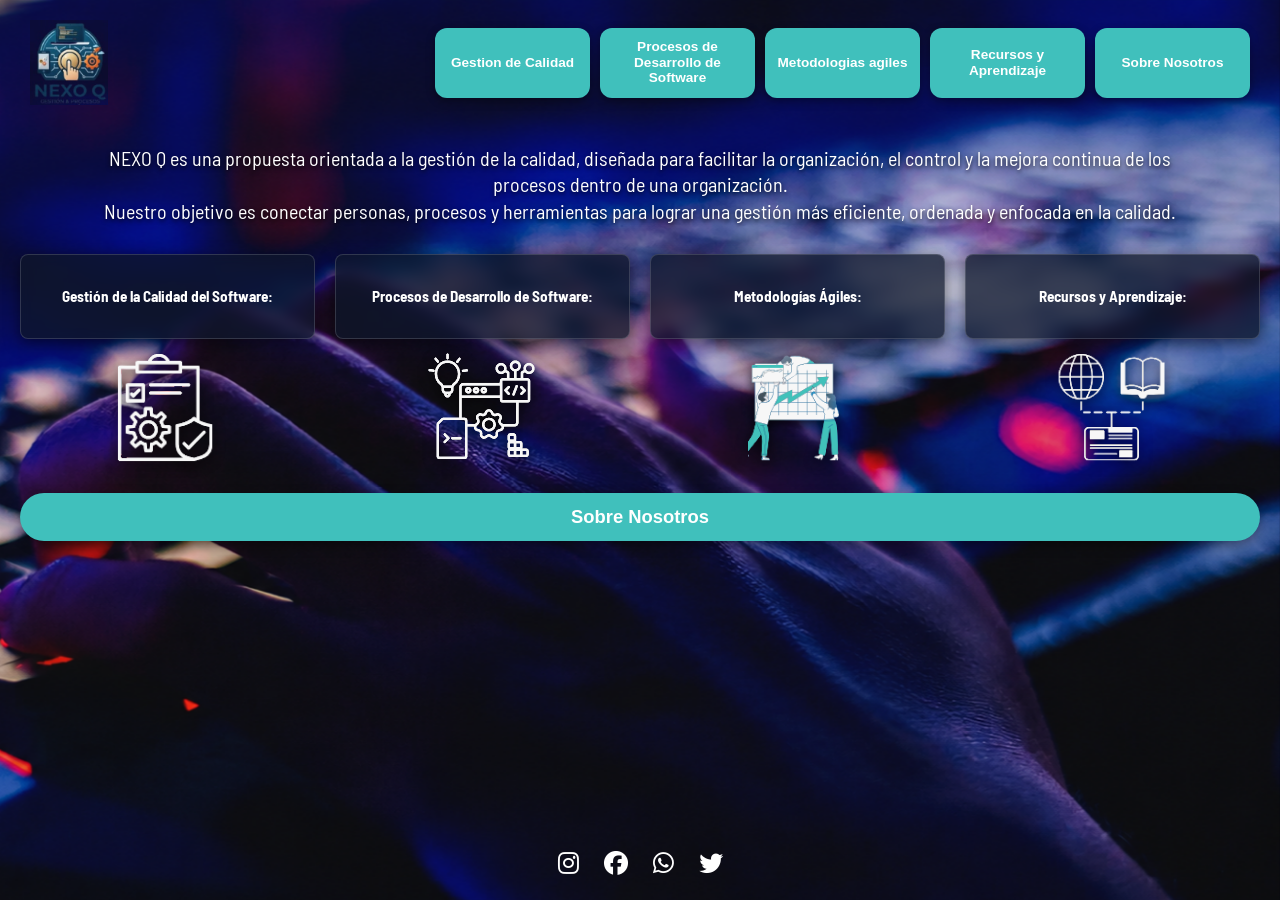
<file: index.html>
<!DOCTYPE html>
<html lang="es">
<head>
    <meta charset="UTF-8">
    <meta name="viewport" content="width=device-width, initial-scale=1.0">
    <title>NEXO Q - Gestión & Procesos</title>
    <link rel="stylesheet" href="css/style.css">
    <link rel="stylesheet" href="https://cdnjs.cloudflare.com/ajax/libs/font-awesome/6.4.0/css/all.min.css">
    <link href="https://fonts.googleapis.com/css2?family=Barlow+Semi+Condensed:wght@400;600;700&family=Open+Sans:wght@400;600;700;800&display=swap" rel="stylesheet">
</head>
<body>

    <header>
        <nav class="navbar">
            <a href="index.html" class="logo-container">
                <img src="img/logonexo.jpg" alt="Logo NEXO Q">
            </a>

            <button class="hamburger" id="hamburger-btn" aria-label="Abrir menú">
                <span></span><span></span><span></span>
            </button>

            <ul class="nav-links" id="nav-links">
                <li><a href="calidad.html">Gestion de Calidad</a></li>
                <li><a href="procesos.html">Procesos de Desarrollo de Software</a></li>
                <li><a href="metodologias.html">Metodologias agiles</a></li>
                <li><a href="recursos.html">Recursos y Aprendizaje</a></li>
                <li><a href="nosotros.html">Sobre Nosotros</a></li>
                            <li class="menu-social">
                    <a href="#" aria-label="Instagram"><i class="fab fa-instagram"></i></a>
                    <a href="#" aria-label="Facebook"><i class="fab fa-facebook"></i></a>
                    <a href="#" aria-label="WhatsApp"><i class="fab fa-whatsapp"></i></a>
                    <a href="#" aria-label="Twitter"><i class="fab fa-twitter"></i></a>
                </li>
            </ul>
        </nav>
    </header>

    <main>
        <div class="hero-text">
            <p>
                NEXO Q es una propuesta orientada a la gestión de la calidad, diseñada para facilitar la organización, el control y la mejora continua de los procesos dentro de una organización.<br>
                Nuestro objetivo es conectar personas, procesos y herramientas para lograr una gestión más eficiente, ordenada y enfocada en la calidad.
            </p>
        </div>

        <div class="features-grid">
            <a href="calidad.html" class="feature-card">
                <div class="feature-box"><h3>Gestión de la Calidad del Software:</h3></div>
                <img class="feature-icon" src="img/icon-calidad.png" alt="Icono Gestión de Calidad">
            </a>
            <a href="procesos.html" class="feature-card">
                <div class="feature-box"><h3>Procesos de Desarrollo de Software:</h3></div>
                <img class="feature-icon" src="img/icon-procesos.png" alt="Icono Procesos de Software">
            </a>
            <a href="metodologias.html" class="feature-card">
                <div class="feature-box"><h3>Metodologías Ágiles:</h3></div>
                <img class="feature-icon" src="img/icon-agiles.png" alt="Icono Metodologías Ágiles">
            </a>
            <a href="recursos.html" class="feature-card">
                <div class="feature-box"><h3>Recursos y Aprendizaje:</h3></div>
                <img class="feature-icon" src="img/icon-recursos.png" alt="Icono Recursos y Aprendizaje">
            </a>
        </div>

        <a href="nosotros.html" class="banner-about">Sobre Nosotros</a>
    </main>

    <footer>
        <div class="social-icons">
            <a href="#" aria-label="Instagram"><i class="fab fa-instagram"></i></a>
            <a href="#" aria-label="Facebook"><i class="fab fa-facebook"></i></a>
            <a href="#" aria-label="WhatsApp"><i class="fab fa-whatsapp"></i></a>
            <a href="#" aria-label="Twitter"><i class="fab fa-twitter"></i></a>
        </div>
    </footer>

    <script src="js/script.js"></script>
</body>
</html>
</file>
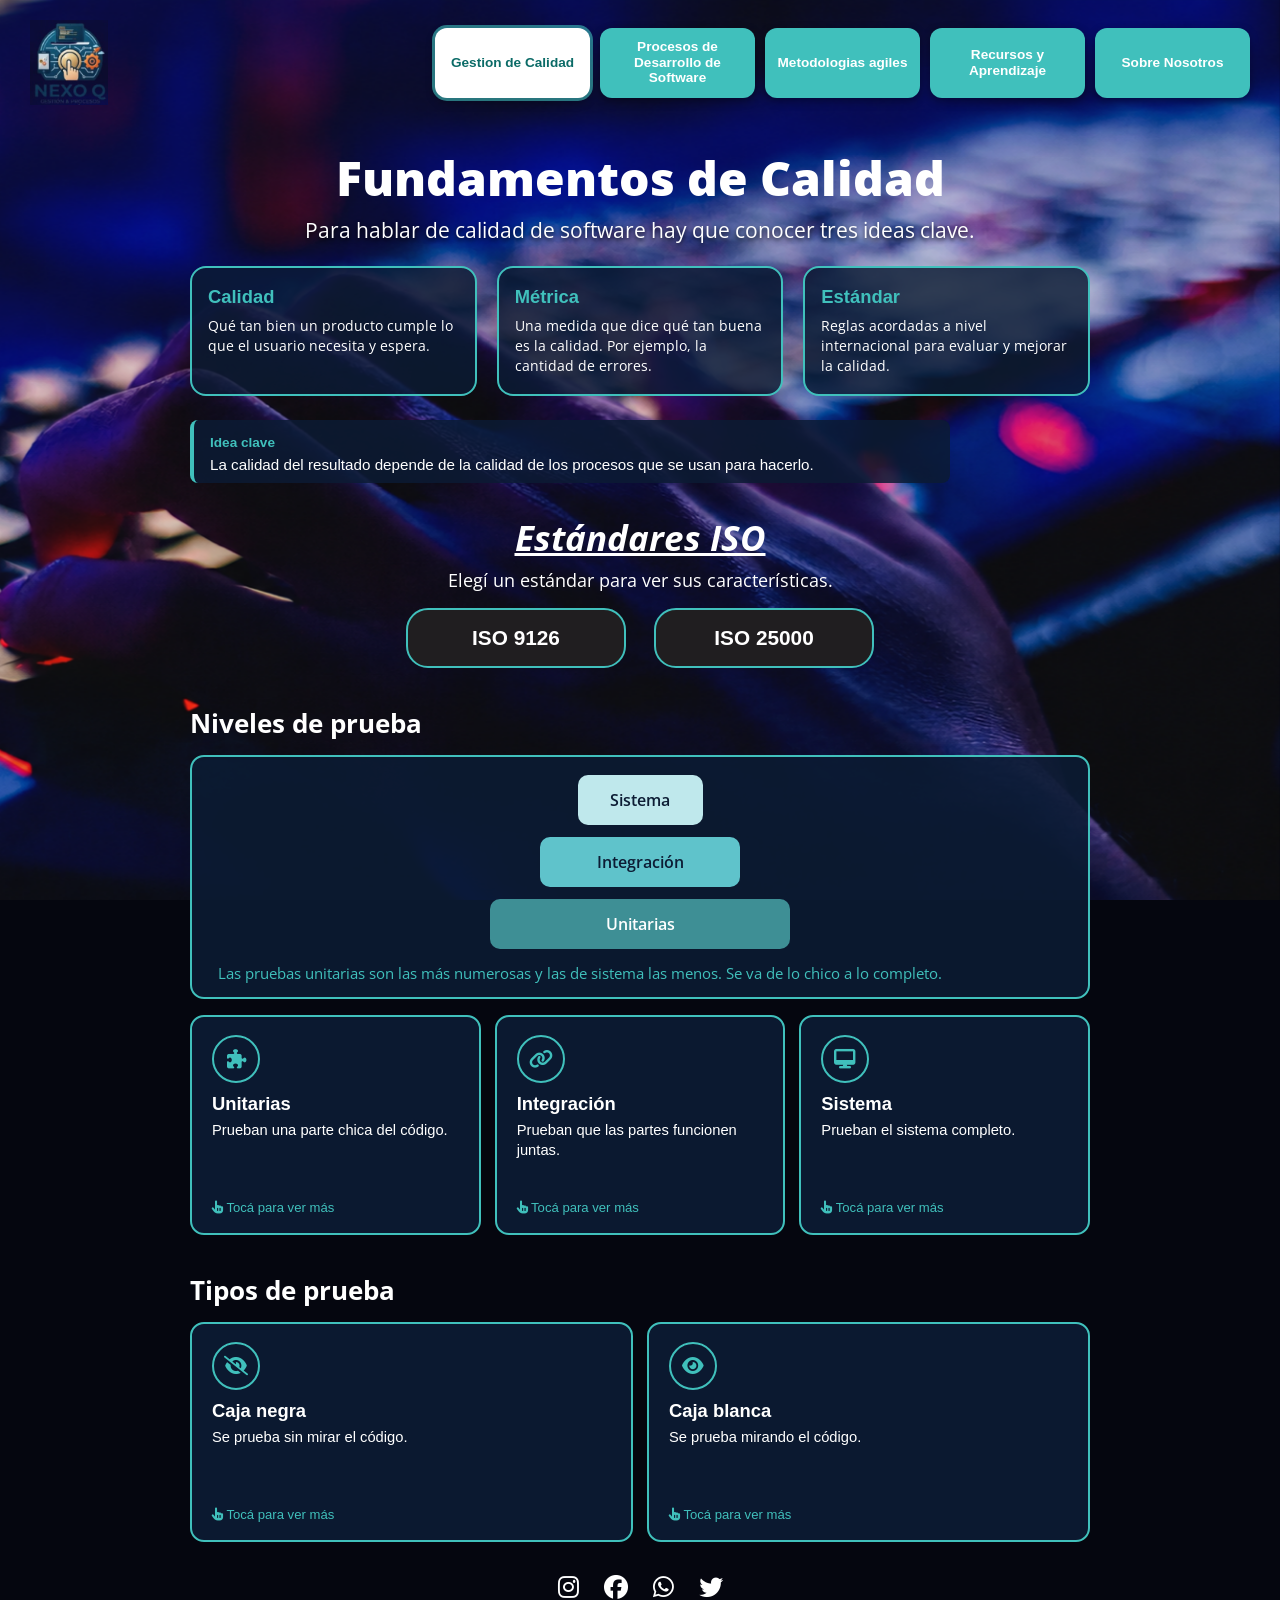
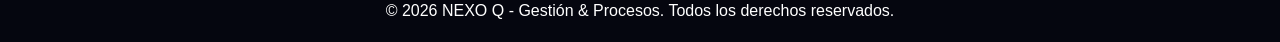
<file: calidad.html>
<!DOCTYPE html>
<html lang="es">
<head>
    <meta charset="UTF-8">
    <meta name="viewport" content="width=device-width, initial-scale=1.0">
    <title>Gestión de Calidad | NEXO Q</title>
    <link rel="stylesheet" href="css/style.css">
    <link rel="stylesheet" href="https://cdnjs.cloudflare.com/ajax/libs/font-awesome/6.4.0/css/all.min.css">
    <link href="https://fonts.googleapis.com/css2?family=Barlow+Semi+Condensed:wght@400;600;700&family=Open+Sans:wght@400;600;700;800&display=swap" rel="stylesheet">
</head>
<body>
    <header>
        <nav class="navbar">
            <a href="index.html" class="logo-container">
                <img src="img/logonexo.jpg" alt="Logo NEXO Q">
            </a>
            <button class="hamburger" id="hamburger-btn" aria-label="Abrir menú">
                <span></span><span></span><span></span>
            </button>
            <ul class="nav-links" id="nav-links">
                <li><a href="calidad.html">Gestion de Calidad</a></li>
                <li><a href="procesos.html">Procesos de Desarrollo de Software</a></li>
                <li><a href="metodologias.html">Metodologias agiles</a></li>
                <li><a href="recursos.html">Recursos y Aprendizaje</a></li>
                <li><a href="nosotros.html">Sobre Nosotros</a></li>
                            <li class="menu-social">
                    <a href="#" aria-label="Instagram"><i class="fab fa-instagram"></i></a>
                    <a href="#" aria-label="Facebook"><i class="fab fa-facebook"></i></a>
                    <a href="#" aria-label="WhatsApp"><i class="fab fa-whatsapp"></i></a>
                    <a href="#" aria-label="Twitter"><i class="fab fa-twitter"></i></a>
                </li>
            </ul>
        </nav>
    </header>
    <main>
<section class="content-section">
    <h2 class="page-pill solo-movil">Gestion de Calidad</h2>

        <div class="ventajas-desventajas solo-movil" aria-label="Ventajas y desventajas de la gestión de calidad">
            <div class="vd-etiquetas"><span>ventajas</span><span>desventajas</span></div>
            <div class="vd-slider" data-slider>
                <div class="vd-lado desventajas"><ul><li>Requiere tiempo y recursos</li><li>Hay que capacitar al equipo</li><li>Puede volverse burocrática</li><li>Resultados a mediano plazo</li></ul></div>
                <div class="vd-lado ventajas"><ul><li>Menos errores y reprocesos</li><li>Clientes más satisfechos</li><li>Procesos medibles</li><li>Mejora continua</li></ul></div>
                <div class="vd-linea"></div>
                <div class="vd-perilla"></div>
                <input type="range" min="0" max="100" value="50" aria-label="Deslizá para comparar ventajas y desventajas">
            </div>
        </div>

    <p class="solo-movil">La gestión de la calidad asegura que los productos de software cumplan con los estándares requeridos y satisfagan las expectativas de los usuarios y clientes mediante procesos formales de control.</p>

    <div class="info-card solo-movil">
        <h3>Pilares Principales:</h3>
        <ul>
            <li><strong>Aseguramiento de Calidad (QA):</strong> Prevención de defectos en los procesos de desarrollo.</li>
            <li><strong>Control de Calidad (QC):</strong> Detección de errores y defectos en el producto final antes de su entrega.</li>
            <li><strong>Mejora Continua:</strong> Ciclos iterativos de evaluación y optimización basados en métricas.</li>
        </ul>
    </div>

    <div class="calidad-escritorio">
        <h2 class="calidad-titulo">Fundamentos de Calidad</h2>
        <p class="calidad-sub">Para hablar de calidad de software hay que conocer tres ideas clave.</p>
        <div class="ideas-clave">
            <article class="idea" tabindex="0">
                <h3>Calidad</h3>
                <p>Qué tan bien un producto cumple lo que el usuario necesita y espera.</p>
            </article>
            <article class="idea" tabindex="0">
                <h3>Métrica</h3>
                <p>Una medida que dice qué tan buena es la calidad. Por ejemplo, la cantidad de errores.</p>
            </article>
            <article class="idea" tabindex="0">
                <h3>Estándar</h3>
                <p>Reglas acordadas a nivel internacional para evaluar y mejorar la calidad.</p>
            </article>
        </div>
        <div class="idea-clave">
            <strong>Idea clave</strong>
            <p>La calidad del resultado depende de la calidad de los procesos que se usan para hacerlo.</p>
        </div>

        <h3 class="iso-titulo">Estándares ISO</h3>
        <p class="iso-ayuda">Elegí un estándar para ver sus características.</p>
        <div class="iso-botones">
            <button type="button" class="btn-iso" data-iso="9126" aria-pressed="false">ISO 9126</button>
            <button type="button" class="btn-iso" data-iso="25000" aria-pressed="false">ISO 25000</button>
        </div>
        <div class="iso-detalle" id="iso-detalle" aria-live="polite"></div>

        <h3 class="pruebas-titulo">Niveles de prueba</h3>
        <div class="piramide-caja">
            <div class="piramide" aria-label="Pirámide de pruebas">
                <span class="nivel nivel-3">Sistema</span>
                <span class="nivel nivel-2">Integración</span>
                <span class="nivel nivel-1">Unitarias</span>
            </div>
            <p>Las pruebas unitarias son las más numerosas y las de sistema las menos. Se va de lo chico a lo completo.</p>
        </div>
        <div class="volteables tres">
            <article class="volteable" tabindex="0" role="button" aria-pressed="false">
                <div class="volteable-interior">
                    <div class="cara cara-frente">
                        <span class="volteable-icono"><i class="fa-solid fa-puzzle-piece"></i></span>
                        <h4>Unitarias</h4>
                        <p>Prueban una parte chica del código.</p>
                        <span class="volteable-pie"><i class="fa-solid fa-hand-pointer"></i> Tocá para ver más</span>
                    </div>
                    <div class="cara cara-dorso">
                        <h4>Unitarias</h4>
                        <strong>Qué prueba</strong>
                        <p>Una función o un método, por separado.</p>
                        <strong>Ejemplo</strong>
                        <p>Probar que una función sume bien dos números.</p>
                        <span class="volteable-pie"><i class="fa-solid fa-rotate-left"></i> Tocá para volver</span>
                    </div>
                </div>
            </article>
            <article class="volteable" tabindex="0" role="button" aria-pressed="false">
                <div class="volteable-interior">
                    <div class="cara cara-frente">
                        <span class="volteable-icono"><i class="fa-solid fa-link"></i></span>
                        <h4>Integración</h4>
                        <p>Prueban que las partes funcionen juntas.</p>
                        <span class="volteable-pie"><i class="fa-solid fa-hand-pointer"></i> Tocá para ver más</span>
                    </div>
                    <div class="cara cara-dorso">
                        <h4>Integración</h4>
                        <strong>Qué prueba</strong>
                        <p>Cómo se comunican varios módulos entre sí.</p>
                        <strong>Ejemplo</strong>
                        <p>Que el login guarde bien los datos en la base.</p>
                        <span class="volteable-pie"><i class="fa-solid fa-rotate-left"></i> Tocá para volver</span>
                    </div>
                </div>
            </article>
            <article class="volteable" tabindex="0" role="button" aria-pressed="false">
                <div class="volteable-interior">
                    <div class="cara cara-frente">
                        <span class="volteable-icono"><i class="fa-solid fa-desktop"></i></span>
                        <h4>Sistema</h4>
                        <p>Prueban el sistema completo.</p>
                        <span class="volteable-pie"><i class="fa-solid fa-hand-pointer"></i> Tocá para ver más</span>
                    </div>
                    <div class="cara cara-dorso">
                        <h4>Sistema</h4>
                        <strong>Qué prueba</strong>
                        <p>Todo el software junto, como lo usaría el cliente.</p>
                        <strong>Ejemplo</strong>
                        <p>Entrar a una tienda online, comprar y pagar.</p>
                        <span class="volteable-pie"><i class="fa-solid fa-rotate-left"></i> Tocá para volver</span>
                    </div>
                </div>
            </article>
        </div>

        <h3 class="pruebas-titulo">Tipos de prueba</h3>
        <div class="volteables dos">
            <article class="volteable" tabindex="0" role="button" aria-pressed="false">
                <div class="volteable-interior">
                    <div class="cara cara-frente">
                        <span class="volteable-icono"><i class="fa-solid fa-eye-slash"></i></span>
                        <h4>Caja negra</h4>
                        <p>Se prueba sin mirar el código.</p>
                        <span class="volteable-pie"><i class="fa-solid fa-hand-pointer"></i> Tocá para ver más</span>
                    </div>
                    <div class="cara cara-dorso">
                        <h4>Caja negra</h4>
                        <strong>Qué prueba</strong>
                        <p>Lo que el sistema hace: se miran solo entradas y salidas.</p>
                        <strong>Ejemplo</strong>
                        <p>Escribir un mail inválido y ver si sale el error.</p>
                        <span class="volteable-pie"><i class="fa-solid fa-rotate-left"></i> Tocá para volver</span>
                    </div>
                </div>
            </article>
            <article class="volteable" tabindex="0" role="button" aria-pressed="false">
                <div class="volteable-interior">
                    <div class="cara cara-frente">
                        <span class="volteable-icono"><i class="fa-solid fa-eye"></i></span>
                        <h4>Caja blanca</h4>
                        <p>Se prueba mirando el código.</p>
                        <span class="volteable-pie"><i class="fa-solid fa-hand-pointer"></i> Tocá para ver más</span>
                    </div>
                    <div class="cara cara-dorso">
                        <h4>Caja blanca</h4>
                        <strong>Qué prueba</strong>
                        <p>El código por dentro: sus caminos y condiciones.</p>
                        <strong>Ejemplo</strong>
                        <p>Verificar que se ejecuten todos los if y los else.</p>
                        <span class="volteable-pie"><i class="fa-solid fa-rotate-left"></i> Tocá para volver</span>
                    </div>
                </div>
            </article>
        </div>
    </div>
</section>
</main>
    <footer>
        <div class="social-icons">
            <a href="#" aria-label="Instagram"><i class="fab fa-instagram"></i></a>
            <a href="#" aria-label="Facebook"><i class="fab fa-facebook"></i></a>
            <a href="#" aria-label="WhatsApp"><i class="fab fa-whatsapp"></i></a>
            <a href="#" aria-label="Twitter"><i class="fab fa-twitter"></i></a>
        </div>
        <p>&copy; 2026 NEXO Q - Gestión & Procesos. Todos los derechos reservados.</p>
    </footer>
    <script src="js/script.js"></script>
</body>
</html>
</file>
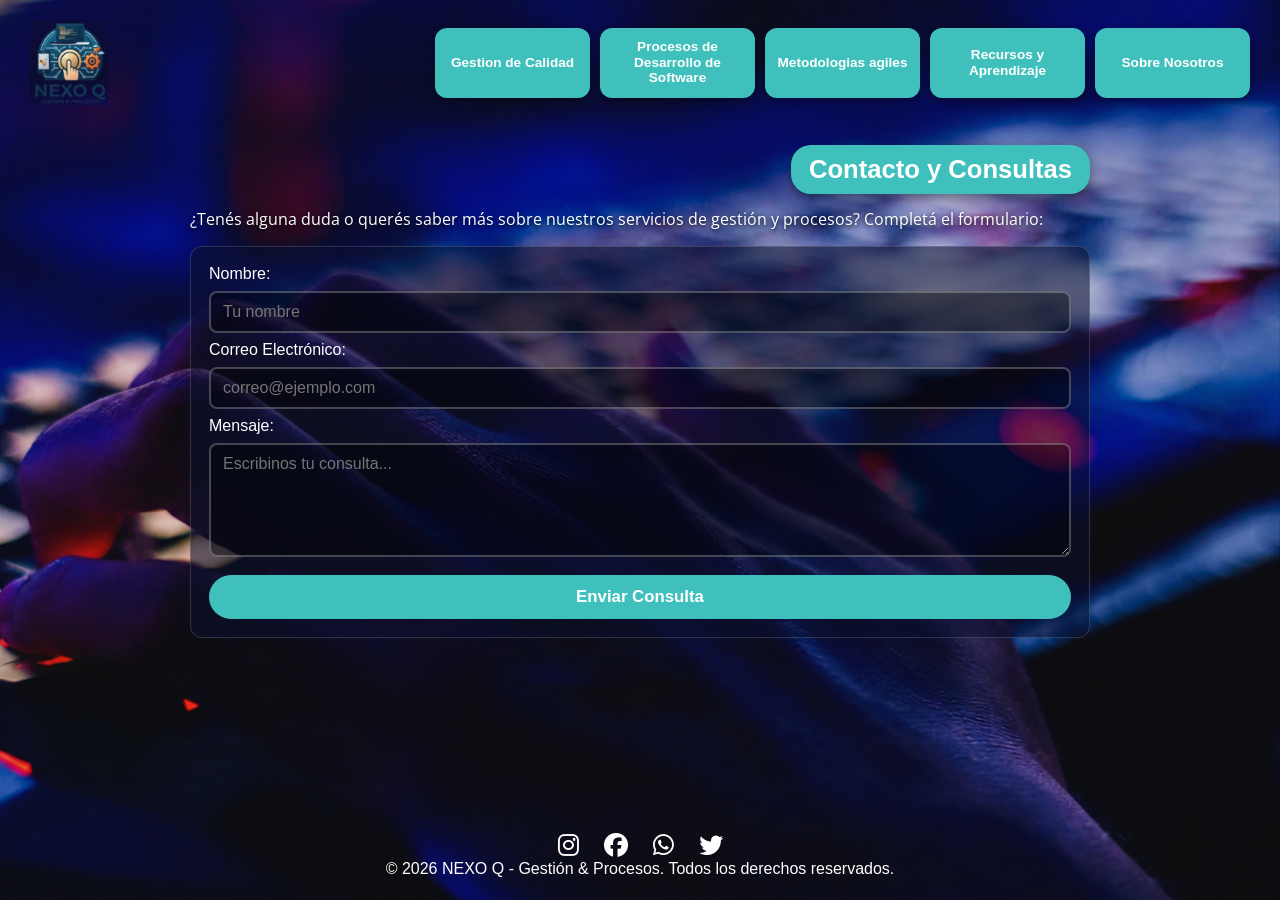
<file: contacto.html>
<!DOCTYPE html>
<html lang="es">
<head>
    <meta charset="UTF-8">
    <meta name="viewport" content="width=device-width, initial-scale=1.0">
    <title>Contacto | NEXO Q</title>
    <link rel="stylesheet" href="css/style.css">
    <link rel="stylesheet" href="https://cdnjs.cloudflare.com/ajax/libs/font-awesome/6.4.0/css/all.min.css">
    <link href="https://fonts.googleapis.com/css2?family=Barlow+Semi+Condensed:wght@400;600;700&family=Open+Sans:wght@400;600;700;800&display=swap" rel="stylesheet">
</head>
<body>
    <header>
        <nav class="navbar">
            <a href="index.html" class="logo-container">
                <img src="img/logonexo.jpg" alt="Logo NEXO Q">
            </a>
            <button class="hamburger" id="hamburger-btn" aria-label="Abrir menú">
                <span></span><span></span><span></span>
            </button>
            <ul class="nav-links" id="nav-links">
                <li><a href="calidad.html">Gestion de Calidad</a></li>
                <li><a href="procesos.html">Procesos de Desarrollo de Software</a></li>
                <li><a href="metodologias.html">Metodologias agiles</a></li>
                <li><a href="recursos.html">Recursos y Aprendizaje</a></li>
                <li><a href="nosotros.html">Sobre Nosotros</a></li>
                            <li class="menu-social">
                    <a href="#" aria-label="Instagram"><i class="fab fa-instagram"></i></a>
                    <a href="#" aria-label="Facebook"><i class="fab fa-facebook"></i></a>
                    <a href="#" aria-label="WhatsApp"><i class="fab fa-whatsapp"></i></a>
                    <a href="#" aria-label="Twitter"><i class="fab fa-twitter"></i></a>
                </li>
            </ul>
        </nav>
    </header>
    <main>
<section class="content-section">
    <h2 class="page-pill">Contacto y Consultas</h2>
    <p>¿Tenés alguna duda o querés saber más sobre nuestros servicios de gestión y procesos? Completá el formulario:</p>
    
    <form id="contact-form" action="#" method="POST">
        <label for="nombre">Nombre:</label>
        <input type="text" id="nombre" name="nombre" required placeholder="Tu nombre">

        <label for="email">Correo Electrónico:</label>
        <input type="email" id="email" name="email" required placeholder="correo@ejemplo.com">

        <label for="mensaje">Mensaje:</label>
        <textarea id="mensaje" name="mensaje" rows="5" required placeholder="Escribinos tu consulta..."></textarea>

        <button type="submit">Enviar Consulta</button>
    </form>
</section>
</main>
    <footer>
        <div class="social-icons">
            <a href="#" aria-label="Instagram"><i class="fab fa-instagram"></i></a>
            <a href="#" aria-label="Facebook"><i class="fab fa-facebook"></i></a>
            <a href="#" aria-label="WhatsApp"><i class="fab fa-whatsapp"></i></a>
            <a href="#" aria-label="Twitter"><i class="fab fa-twitter"></i></a>
        </div>
        <p>&copy; 2026 NEXO Q - Gestión & Procesos. Todos los derechos reservados.</p>
    </footer>
    <script src="js/script.js"></script>
</body>
</html>
</file>
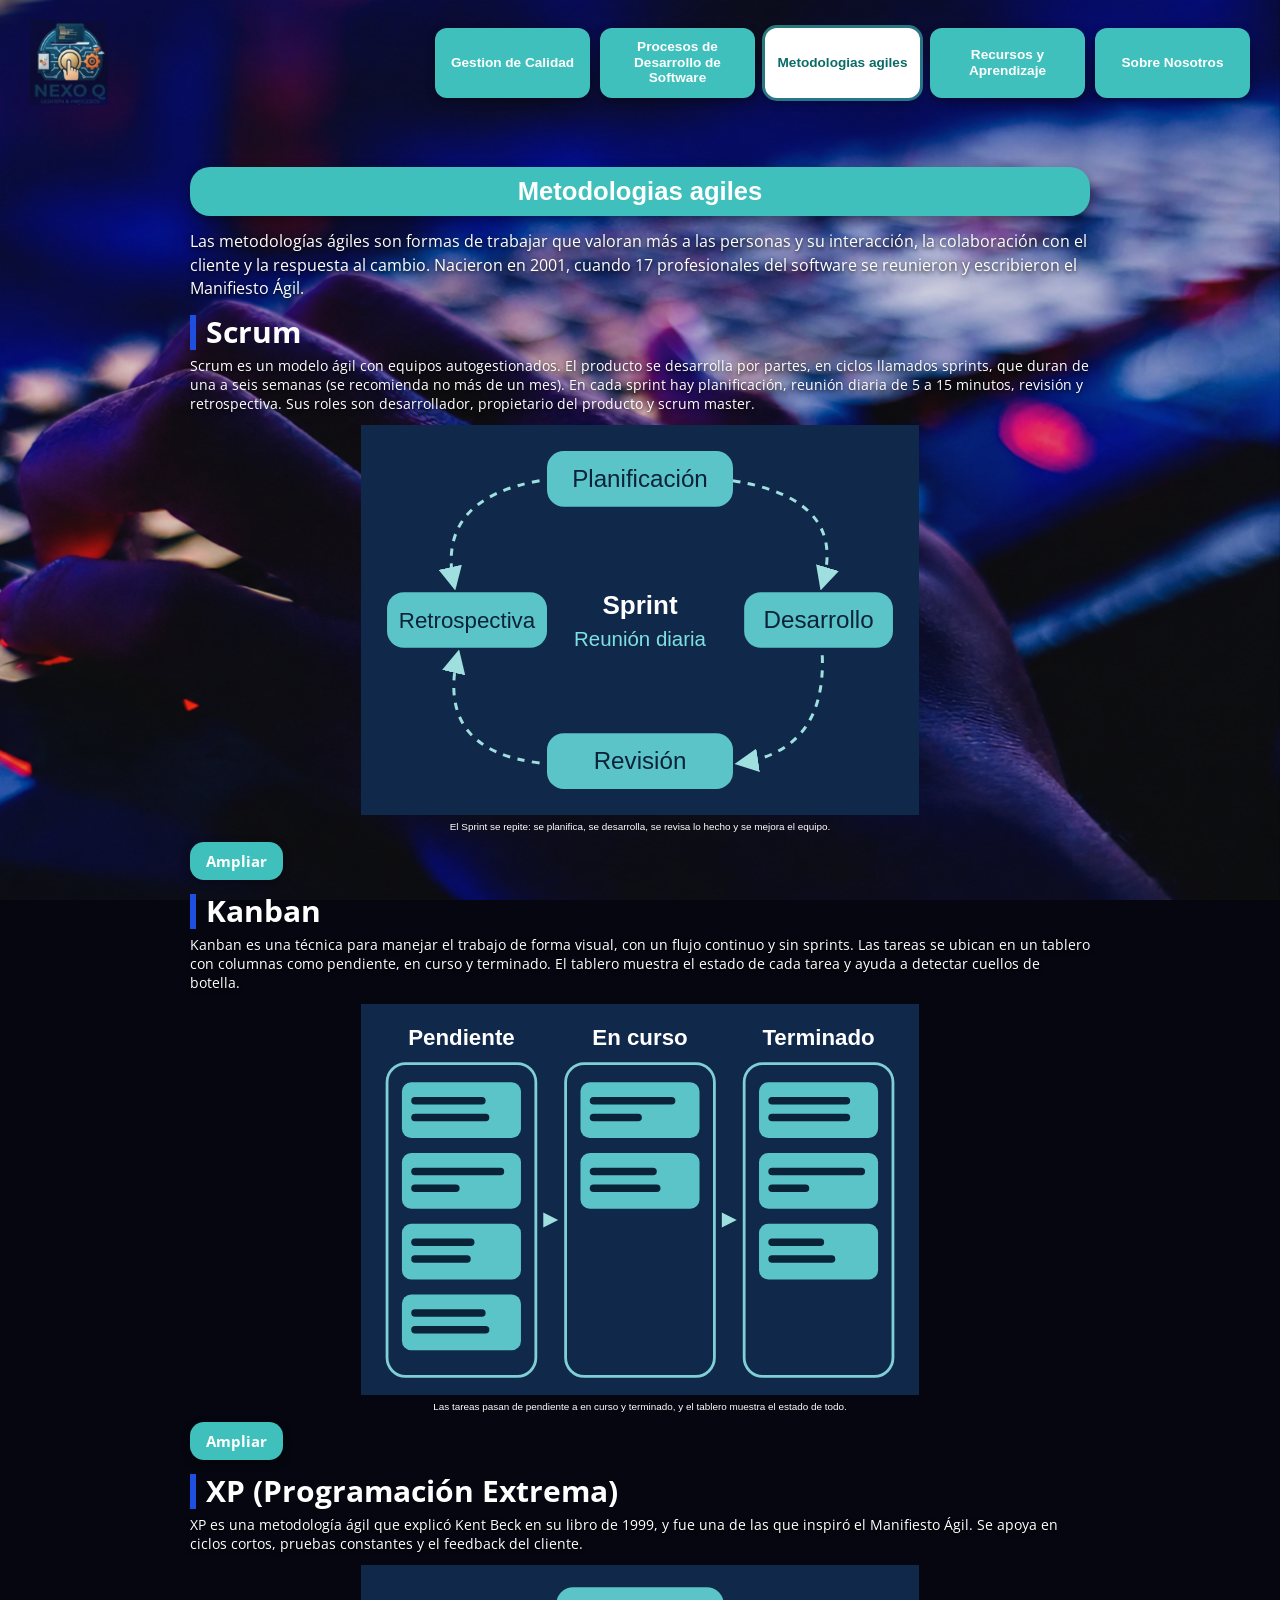
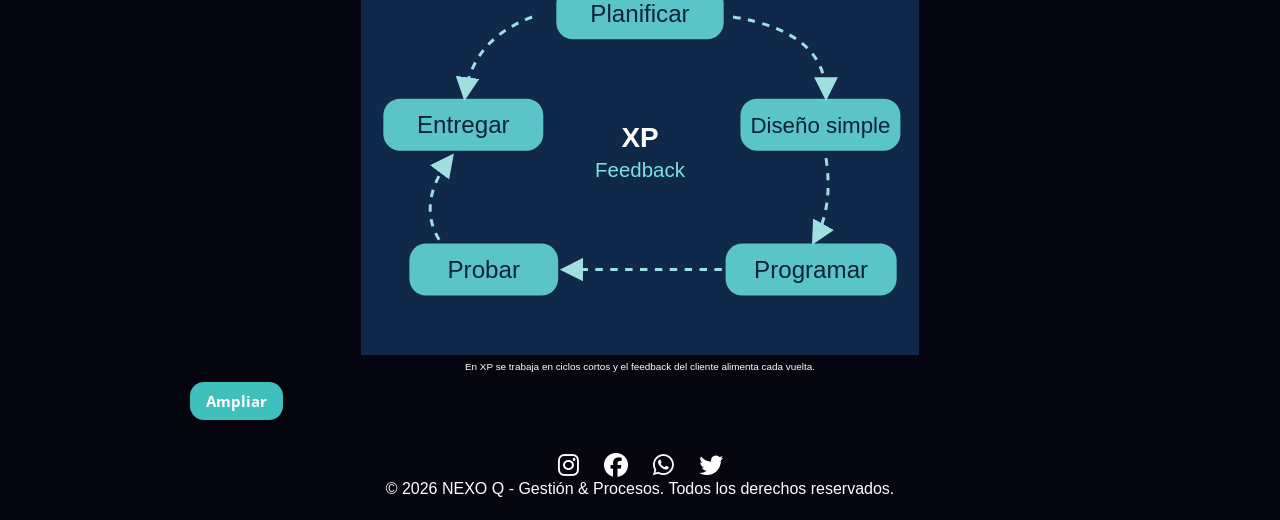
<file: metodologias.html>
<!DOCTYPE html>
<html lang="es">
<head>
    <meta charset="UTF-8">
    <meta name="viewport" content="width=device-width, initial-scale=1.0">
    <title>Metodologías Ágiles | NEXO Q</title>
    <link rel="stylesheet" href="css/style.css">
    <link rel="stylesheet" href="https://cdnjs.cloudflare.com/ajax/libs/font-awesome/6.4.0/css/all.min.css">
    <link href="https://fonts.googleapis.com/css2?family=Barlow+Semi+Condensed:wght@400;600;700&family=Open+Sans:wght@400;600;700;800&display=swap" rel="stylesheet">
</head>
<body>
    <header>
        <nav class="navbar">
            <a href="index.html" class="logo-container">
                <img src="img/logonexo.jpg" alt="Logo NEXO Q">
            </a>
            <button class="hamburger" id="hamburger-btn" aria-label="Abrir menú">
                <span></span><span></span><span></span>
            </button>
            <ul class="nav-links" id="nav-links">
                <li><a href="calidad.html">Gestion de Calidad</a></li>
                <li><a href="procesos.html">Procesos de Desarrollo de Software</a></li>
                <li><a href="metodologias.html">Metodologias agiles</a></li>
                <li><a href="recursos.html">Recursos y Aprendizaje</a></li>
                <li><a href="nosotros.html">Sobre Nosotros</a></li>
                            <li class="menu-social">
                    <a href="#" aria-label="Instagram"><i class="fab fa-instagram"></i></a>
                    <a href="#" aria-label="Facebook"><i class="fab fa-facebook"></i></a>
                    <a href="#" aria-label="WhatsApp"><i class="fab fa-whatsapp"></i></a>
                    <a href="#" aria-label="Twitter"><i class="fab fa-twitter"></i></a>
                </li>
            </ul>
        </nav>
    </header>
    <main>
<section class="content-section">
    <h2 class="page-pill ancha">Metodologias agiles</h2>
    <p>Las metodologías ágiles son formas de trabajar que valoran más a las personas y su interacción, la colaboración con el cliente y la respuesta al cambio. Nacieron en 2001, cuando 17 profesionales del software se reunieron y escribieron el Manifiesto Ágil.</p>

        <article class="metodologia" id="scrum">
            <h3>Scrum</h3>
            <p>Scrum es un modelo ágil con equipos autogestionados. El producto se desarrolla por partes, en ciclos llamados sprints, que duran de una a seis semanas (se recomienda no más de un mes). En cada sprint hay planificación, reunión diaria de 5 a 15 minutos, revisión y retrospectiva. Sus roles son desarrollador, propietario del producto y scrum master.</p>
            <figure>
                <img src="img/scrum-sprint.svg" alt="Ciclo del Sprint: planificación, desarrollo, revisión y retrospectiva">
                <figcaption>El Sprint se repite: se planifica, se desarrolla, se revisa lo hecho y se mejora el equipo.</figcaption>
            </figure>
            <button type="button" class="btn-ampliar" aria-expanded="false">Ampliar</button>
        </article>

        <article class="metodologia" id="kanban">
            <h3>Kanban</h3>
            <p>Kanban es una técnica para manejar el trabajo de forma visual, con un flujo continuo y sin sprints. Las tareas se ubican en un tablero con columnas como pendiente, en curso y terminado. El tablero muestra el estado de cada tarea y ayuda a detectar cuellos de botella.</p>
            <figure>
                <img src="img/kanban-tablero.svg" alt="Tablero Kanban con columnas pendiente, en curso y terminado">
                <figcaption>Las tareas pasan de pendiente a en curso y terminado, y el tablero muestra el estado de todo.</figcaption>
            </figure>
            <button type="button" class="btn-ampliar" aria-expanded="false">Ampliar</button>
        </article>

        <article class="metodologia" id="xp">
            <h3>XP (Programación Extrema)</h3>
            <p>XP es una metodología ágil que explicó Kent Beck en su libro de 1999, y fue una de las que inspiró el Manifiesto Ágil. Se apoya en ciclos cortos, pruebas constantes y el feedback del cliente.</p>
            <figure>
                <img src="img/xp-ciclo.svg" alt="Ciclo de XP: planificar, diseño simple, programar, probar y entregar">
                <figcaption>En XP se trabaja en ciclos cortos y el feedback del cliente alimenta cada vuelta.</figcaption>
            </figure>
            <button type="button" class="btn-ampliar" aria-expanded="false">Ampliar</button>
        </article>
</section>
</main>
    <footer>
        <div class="social-icons">
            <a href="#" aria-label="Instagram"><i class="fab fa-instagram"></i></a>
            <a href="#" aria-label="Facebook"><i class="fab fa-facebook"></i></a>
            <a href="#" aria-label="WhatsApp"><i class="fab fa-whatsapp"></i></a>
            <a href="#" aria-label="Twitter"><i class="fab fa-twitter"></i></a>
        </div>
        <p>&copy; 2026 NEXO Q - Gestión & Procesos. Todos los derechos reservados.</p>
    </footer>
    <script src="js/script.js"></script>
</body>
</html>
</file>
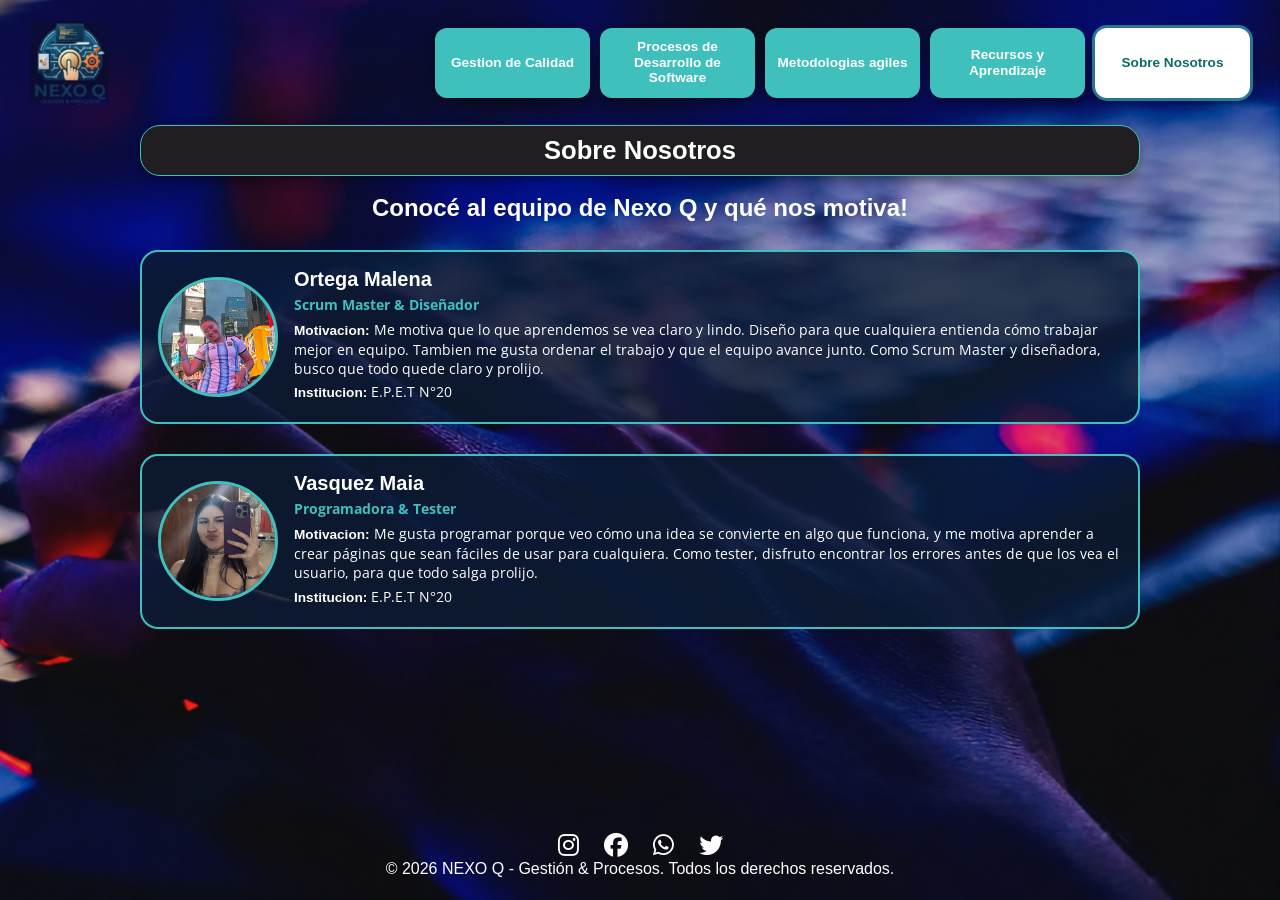
<file: nosotros.html>
<!DOCTYPE html>
<html lang="es">
<head>
    <meta charset="UTF-8">
    <meta name="viewport" content="width=device-width, initial-scale=1.0">
    <title>Sobre Nosotros | NEXO Q</title>
    <link rel="stylesheet" href="css/style.css">
    <link rel="stylesheet" href="https://cdnjs.cloudflare.com/ajax/libs/font-awesome/6.4.0/css/all.min.css">
    <link href="https://fonts.googleapis.com/css2?family=Barlow+Semi+Condensed:wght@400;600;700&family=Open+Sans:wght@400;600;700;800&display=swap" rel="stylesheet">
</head>
<body>
    <header>
        <nav class="navbar">
            <a href="index.html" class="logo-container">
                <img src="img/logonexo.jpg" alt="Logo NEXO Q">
            </a>
            <button class="hamburger" id="hamburger-btn" aria-label="Abrir menú">
                <span></span><span></span><span></span>
            </button>
            <ul class="nav-links" id="nav-links">
                <li><a href="calidad.html">Gestion de Calidad</a></li>
                <li><a href="procesos.html">Procesos de Desarrollo de Software</a></li>
                <li><a href="metodologias.html">Metodologias agiles</a></li>
                <li><a href="recursos.html">Recursos y Aprendizaje</a></li>
                <li><a href="nosotros.html">Sobre Nosotros</a></li>
                            <li class="menu-social">
                    <a href="#" aria-label="Instagram"><i class="fab fa-instagram"></i></a>
                    <a href="#" aria-label="Facebook"><i class="fab fa-facebook"></i></a>
                    <a href="#" aria-label="WhatsApp"><i class="fab fa-whatsapp"></i></a>
                    <a href="#" aria-label="Twitter"><i class="fab fa-twitter"></i></a>
                </li>
            </ul>
        </nav>
    </header>
    <main>
<section class="content-section nosotros">
    <h2 class="page-pill">Sobre Nosotros</h2>
    <h3 class="nosotros-titulo">Conocé al equipo de Nexo Q y qué nos motiva!</h3>

    <article class="integrante" tabindex="0">
        <div class="avatar" data-inicial="M"><img src="img/foto-malena.jpg" alt="Foto de Malena Ortega"></div>
        <div class="integrante-texto">
            <h4>Ortega Malena</h4>
            <p class="rol">Scrum Master &amp; Diseñador</p>
            <p><strong>Motivacion:</strong> Me motiva que lo que aprendemos se vea claro y lindo. Diseño para que cualquiera entienda cómo trabajar mejor en equipo. Tambien me gusta ordenar el trabajo y que el equipo avance junto. Como Scrum Master y diseñadora, busco que todo quede claro y prolijo.</p>
            <p><strong>Institucion:</strong> E.P.E.T N°20</p>
        </div>
    </article>

    <article class="integrante" tabindex="0">
        <div class="avatar" data-inicial="M"><img src="img/foto-maia.jpg" alt="Foto de Maia Vásquez"></div>
        <div class="integrante-texto">
            <h4>Vasquez Maia</h4>
            <p class="rol">Programadora &amp; Tester</p>
            <p><strong>Motivacion:</strong> Me gusta programar porque veo cómo una idea se convierte en algo que funciona, y me motiva aprender a crear páginas que sean fáciles de usar para cualquiera. Como tester, disfruto encontrar los errores antes de que los vea el usuario, para que todo salga prolijo.</p>
            <p><strong>Institucion:</strong> E.P.E.T N°20</p>
        </div>
    </article>
</section>
</main>
    <footer>
        <div class="social-icons">
            <a href="#" aria-label="Instagram"><i class="fab fa-instagram"></i></a>
            <a href="#" aria-label="Facebook"><i class="fab fa-facebook"></i></a>
            <a href="#" aria-label="WhatsApp"><i class="fab fa-whatsapp"></i></a>
            <a href="#" aria-label="Twitter"><i class="fab fa-twitter"></i></a>
        </div>
        <p>&copy; 2026 NEXO Q - Gestión & Procesos. Todos los derechos reservados.</p>
    </footer>
    <script src="js/script.js"></script>
</body>
</html>
</file>
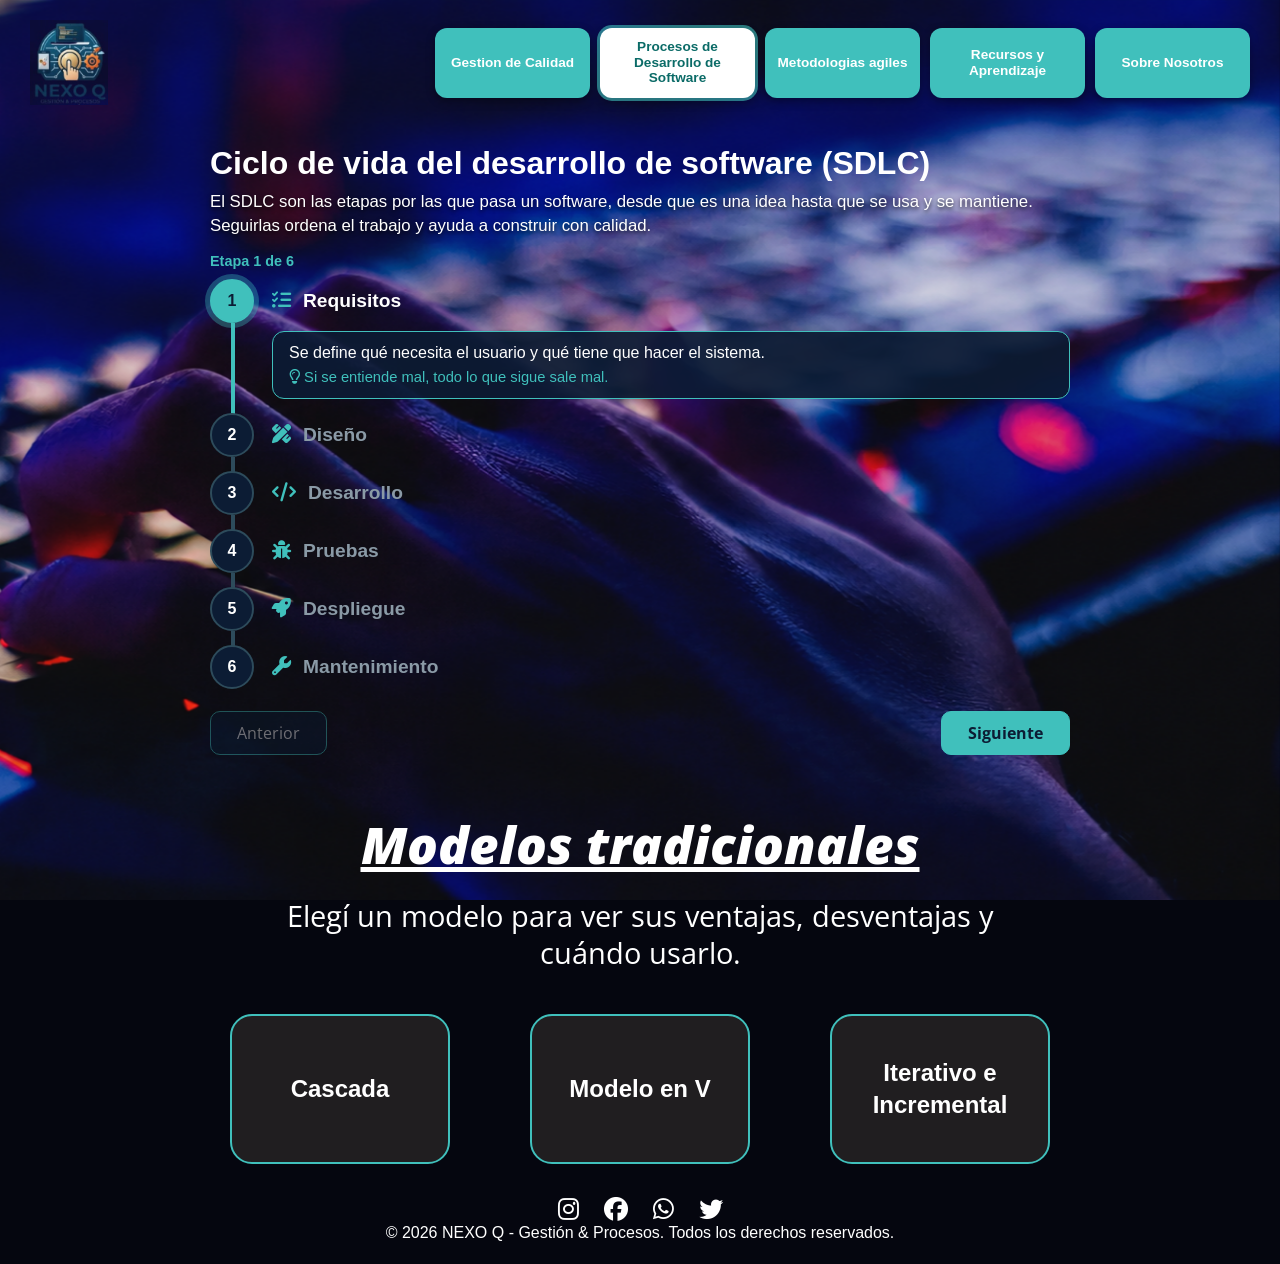
<file: procesos.html>
<!DOCTYPE html>
<html lang="es">
<head>
    <meta charset="UTF-8">
    <meta name="viewport" content="width=device-width, initial-scale=1.0">
    <title>Procesos de Desarrollo de Software | NEXO Q</title>
    <link rel="stylesheet" href="css/style.css">
    <link rel="stylesheet" href="https://cdnjs.cloudflare.com/ajax/libs/font-awesome/6.4.0/css/all.min.css">
    <link href="https://fonts.googleapis.com/css2?family=Barlow+Semi+Condensed:wght@400;600;700&family=Open+Sans:wght@400;600;700;800&display=swap" rel="stylesheet">
</head>
<body>
    <header>
        <nav class="navbar">
            <a href="index.html" class="logo-container">
                <img src="img/logonexo.jpg" alt="Logo NEXO Q">
            </a>
            <button class="hamburger" id="hamburger-btn" aria-label="Abrir menú">
                <span></span><span></span><span></span>
            </button>
            <ul class="nav-links" id="nav-links">
                <li><a href="calidad.html">Gestion de Calidad</a></li>
                <li><a href="procesos.html">Procesos de Desarrollo de Software</a></li>
                <li><a href="metodologias.html">Metodologias agiles</a></li>
                <li><a href="recursos.html">Recursos y Aprendizaje</a></li>
                <li><a href="nosotros.html">Sobre Nosotros</a></li>
                            <li class="menu-social">
                    <a href="#" aria-label="Instagram"><i class="fab fa-instagram"></i></a>
                    <a href="#" aria-label="Facebook"><i class="fab fa-facebook"></i></a>
                    <a href="#" aria-label="WhatsApp"><i class="fab fa-whatsapp"></i></a>
                    <a href="#" aria-label="Twitter"><i class="fab fa-twitter"></i></a>
                </li>
            </ul>
        </nav>
    </header>
    <main>
<section class="content-section">
    <h2 class="page-pill solo-movil">Procesos de Desarrollo de Software</h2>


        <div class="ventajas-desventajas solo-movil" aria-label="Ventajas y desventajas del modelo en cascada">
            <div class="vd-etiquetas"><span>ventajas</span><span>desventajas</span></div>
            <div class="vd-slider" data-slider>
                <div class="vd-lado desventajas"><ul><li>Rígido ante cambios</li><li>Producto visible recién al final</li><li>Errores se detectan tarde</li></ul></div>
                <div class="vd-lado ventajas"><ul><li>Estructura clara</li><li>Fácil de administrar</li><li>Documentación completa</li></ul></div>
                <div class="vd-linea"></div>
                <div class="vd-perilla"></div>
                <input type="range" min="0" max="100" value="50" aria-label="Deslizá para comparar ventajas y desventajas">
            </div>
        </div>

    <p class="solo-movil">El Ciclo de Vida del Desarrollo de Software (SDLC) es un marco estructurado que define las fases necesarias para diseñar, desarrollar y entregar un sistema de software de alta calidad.</p>

    <div class="info-card solo-movil">
        <h3>Modelos Tradicionales</h3>
        <p><strong>Modelo en Cascada (Waterfall):</strong> Enfoque secuencial y lineal donde cada fase debe completarse antes de pasar a la siguiente.</p>
        <ul>
            <li><strong>Ventajas:</strong> Estructura clara, fácil de entender y administrar en proyectos con requisitos fijos.</li>
            <li><strong>Desventajas:</strong> Alta rigidez ante cambios tardíos y el producto funcional se ve solo al final.</li>
        </ul>
    </div>

    <section class="sdlc solo-escritorio" id="sdlc" aria-label="Ciclo de vida del desarrollo de software">
        <h3 class="sdlc-titulo">Ciclo de vida del desarrollo de software (SDLC)</h3>
        <p class="sdlc-intro">El SDLC son las etapas por las que pasa un software, desde que es una idea hasta que se usa y se mantiene. Seguirlas ordena el trabajo y ayuda a construir con calidad.</p>
        <p class="sdlc-etapa" id="sdlc-etapa" aria-live="polite">Etapa 1 de 6</p>
        <ol class="sdlc-lista" id="sdlc-lista"></ol>
        <div class="sdlc-botones">
            <button type="button" class="btn-sdlc" id="sdlc-anterior">Anterior</button>
            <button type="button" class="btn-sdlc btn-sdlc-sig" id="sdlc-siguiente">Siguiente</button>
        </div>
    </section>

    <section class="modelos" id="modelos" aria-label="Modelos tradicionales">
        <div class="modelos-selector" id="modelos-selector">
            <h3 class="modelos-titulo">Modelos tradicionales</h3>
            <p class="modelos-ayuda">Elegí un modelo para ver sus ventajas, desventajas y cuándo usarlo.</p>
            <div class="modelos-botones">
                <button type="button" class="btn-modelo" data-modelo="cascada">Cascada</button>
                <button type="button" class="btn-modelo" data-modelo="modelo-v">Modelo en V</button>
                <button type="button" class="btn-modelo" data-modelo="iterativo">Iterativo e Incremental</button>
            </div>
        </div>
        <div class="modelo-panel" id="modelo-panel" hidden></div>
    </section>
</section>
</main>
    <footer>
        <div class="social-icons">
            <a href="#" aria-label="Instagram"><i class="fab fa-instagram"></i></a>
            <a href="#" aria-label="Facebook"><i class="fab fa-facebook"></i></a>
            <a href="#" aria-label="WhatsApp"><i class="fab fa-whatsapp"></i></a>
            <a href="#" aria-label="Twitter"><i class="fab fa-twitter"></i></a>
        </div>
        <p>&copy; 2026 NEXO Q - Gestión & Procesos. Todos los derechos reservados.</p>
    </footer>
    <script src="js/script.js"></script>
</body>
</html>
</file>
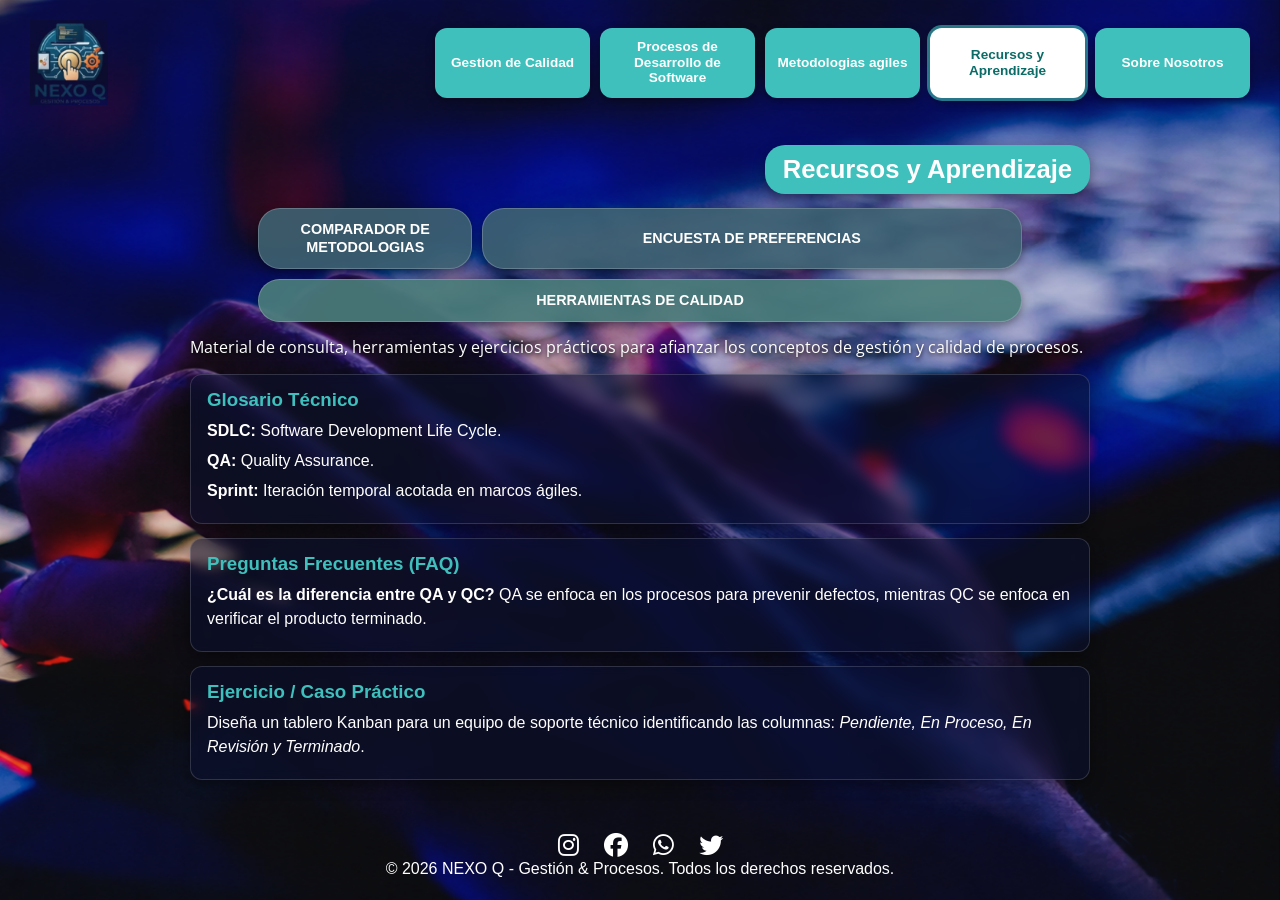
<file: recursos.html>
<!DOCTYPE html>
<html lang="es">
<head>
    <meta charset="UTF-8">
    <meta name="viewport" content="width=device-width, initial-scale=1.0">
    <title>Recursos y Aprendizaje | NEXO Q</title>
    <link rel="stylesheet" href="css/style.css">
    <link rel="stylesheet" href="https://cdnjs.cloudflare.com/ajax/libs/font-awesome/6.4.0/css/all.min.css">
    <link href="https://fonts.googleapis.com/css2?family=Barlow+Semi+Condensed:wght@400;600;700&family=Open+Sans:wght@400;600;700;800&display=swap" rel="stylesheet">
</head>
<body>
    <header>
        <nav class="navbar">
            <a href="index.html" class="logo-container">
                <img src="img/logonexo.jpg" alt="Logo NEXO Q">
            </a>
            <button class="hamburger" id="hamburger-btn" aria-label="Abrir menú">
                <span></span><span></span><span></span>
            </button>
            <ul class="nav-links" id="nav-links">
                <li><a href="calidad.html">Gestion de Calidad</a></li>
                <li><a href="procesos.html">Procesos de Desarrollo de Software</a></li>
                <li><a href="metodologias.html">Metodologias agiles</a></li>
                <li><a href="recursos.html">Recursos y Aprendizaje</a></li>
                <li><a href="nosotros.html">Sobre Nosotros</a></li>
                            <li class="menu-social">
                    <a href="#" aria-label="Instagram"><i class="fab fa-instagram"></i></a>
                    <a href="#" aria-label="Facebook"><i class="fab fa-facebook"></i></a>
                    <a href="#" aria-label="WhatsApp"><i class="fab fa-whatsapp"></i></a>
                    <a href="#" aria-label="Twitter"><i class="fab fa-twitter"></i></a>
                </li>
            </ul>
        </nav>
    </header>
    <main>
<section class="content-section">
    <h2 class="page-pill">Recursos y Aprendizaje</h2>
    <div class="herramientas-botones">
        <button type="button" class="btn-herramienta" data-abre="panel-comparador" aria-controls="panel-comparador" aria-expanded="false">Comparador de metodologias</button>
        <button type="button" class="btn-herramienta" data-abre="panel-encuesta" aria-controls="panel-encuesta" aria-expanded="false">Encuesta de preferencias</button>
        <button type="button" class="btn-herramienta btn-herramienta-calidad" data-abre="panel-calidad" aria-controls="panel-calidad" aria-expanded="false">Herramientas de calidad</button>
    </div>

    <section id="panel-comparador" class="panel-herramienta" aria-label="Comparador de metodologías">
        <h3 class="titulo-herramienta">Comparador de metodologias</h3>
        <p class="aviso-comparador" id="aviso-comparador">Elegi 2 o mas para comparar!</p>
        <div class="chips" id="chips-comparador">
            <button type="button" class="chip" data-id="scrum" aria-pressed="false">Scrum</button>
            <button type="button" class="chip" data-id="cascada" aria-pressed="false">Cascada</button>
            <button type="button" class="chip" data-id="kanban" aria-pressed="false">Kanban</button>
            <button type="button" class="chip solo-escritorio" data-id="xp" aria-pressed="false">XP</button>
            <button type="button" class="chip solo-escritorio" data-id="modelo-v" aria-pressed="false">Modelo en V</button>
            <button type="button" class="chip solo-escritorio" data-id="iterativo" aria-pressed="false">Iterativo</button>
        </div>
        <div class="tabla-wrap hidden" id="tabla-comparador-wrap"><table class="tabla-comparador" id="tabla-comparador"></table></div>
        <button type="button" class="btn-ir-encuesta" data-abre="panel-encuesta">Encuesta de preferencias metodologicas</button>
    </section>

    <section id="panel-encuesta" class="panel-herramienta" aria-label="Encuesta de preferencias metodológicas">
        <h3 class="titulo-herramienta">Encuesta de preferencias metodologicas</h3>
        <div id="encuesta-contenido" class="encuesta-zona"></div>
    </section>

    <section id="panel-calidad" class="panel-herramienta" aria-label="Herramientas de calidad">
        <h3 class="titulo-herramienta titulo-calidad">Herramientas de calidad</h3>
        <div class="herramientas-calidad">
            <p class="hc-intro">Estas herramientas ayudan a gestionar las pruebas, seguir los defectos y analizar la calidad del código. Filtrá por tipo para ver cada grupo.</p>
            <div class="hc-filtros" id="hc-filtros" role="group" aria-label="Filtrar por tipo de herramienta"></div>
            <p class="hc-contador" id="hc-contador" aria-live="polite"></p>
            <div class="hc-grilla" id="hc-grilla"></div>
        </div>
    </section>

    <p>Material de consulta, herramientas y ejercicios prácticos para afianzar los conceptos de gestión y calidad de procesos.</p>

    <div class="info-card">
        <h3>Glosario Técnico</h3>
        <p><strong>SDLC:</strong> Software Development Life Cycle.</p>
        <p><strong>QA:</strong> Quality Assurance.</p>
        <p><strong>Sprint:</strong> Iteración temporal acotada en marcos ágiles.</p>
    </div>

    <div class="info-card">
        <h3>Preguntas Frecuentes (FAQ)</h3>
        <p><strong>¿Cuál es la diferencia entre QA y QC?</strong> QA se enfoca en los procesos para prevenir defectos, mientras QC se enfoca en verificar el producto terminado.</p>
    </div>

    <div class="info-card">
        <h3>Ejercicio / Caso Práctico</h3>
        <p>Diseña un tablero Kanban para un equipo de soporte técnico identificando las columnas: <em>Pendiente, En Proceso, En Revisión y Terminado</em>.</p>
    </div>
</section>
</main>
    <footer>
        <div class="social-icons">
            <a href="#" aria-label="Instagram"><i class="fab fa-instagram"></i></a>
            <a href="#" aria-label="Facebook"><i class="fab fa-facebook"></i></a>
            <a href="#" aria-label="WhatsApp"><i class="fab fa-whatsapp"></i></a>
            <a href="#" aria-label="Twitter"><i class="fab fa-twitter"></i></a>
        </div>
        <p>&copy; 2026 NEXO Q - Gestión & Procesos. Todos los derechos reservados.</p>
    </footer>
    <script src="js/script.js"></script>
</body>
</html>
</file>
<file: css/style.css>
/* ==========================================================
   NEXO Q - Gestión & Procesos
   CSS MOBILE-FIRST: los estilos base son los del celular
   (diseño de Canva) y las pantallas grandes se agregan al
   final con @media (min-width: ...).
   ========================================================== */

* {
    margin: 0;
    padding: 0;
    box-sizing: border-box;
    font-family: 'Segoe UI', Arial, sans-serif;
}

:root {
    --turquesa: #40c0bc;
    --turquesa-oscuro: #2da799;
    --gris-verde: #6d9a95;
    --azul-oscuro: #3f6272;
    --azul-barra: #1f4fe0;
    --vidrio: rgba(12, 18, 48, 0.55);
    --fuente-texto: 'Barlow Semi Condensed', 'Barlow', 'Segoe UI', Arial, sans-serif;
    --fuente-abierta: 'Open Sans', 'Segoe UI', Arial, sans-serif;
    --fuente-pastilla: Arial, Helvetica, sans-serif;
}

body {
    background-color: #05060f;
    color: #ffffff;
    min-height: 100vh;
    display: flex;
    flex-direction: column;
}

/* Fondo fijo (también funciona en iPhone/Safari) */
body::before {
    content: "";
    position: fixed;
    inset: 0;
    z-index: -1;
    background: url('../img/mano.png') no-repeat center center;
    background-size: cover;
}

body.menu-open {
    overflow: hidden;
}

a {
    color: inherit;
}

.hidden {
    display: none !important;
}

/* ---------- Encabezado: logo a la izquierda, hamburguesa a la derecha ---------- */
header {
    position: relative;
    z-index: 1000;
    height: 98px;
    padding: 8px 16px 0 12px;
}

.navbar {
    display: flex;
    justify-content: space-between;
    align-items: flex-start;
}

.logo-container {
    position: relative;
    z-index: 2;
}

.logo-container img {
    display: block;
    height: 82px;
    width: auto;
    object-fit: contain;
}

.hamburger {
    background: none;
    border: none;
    cursor: pointer;
    width: 46px;
    height: 46px;
    margin-top: 6px;
    position: relative;
    z-index: 2;
}

.hamburger span {
    position: absolute;
    left: 6px;
    width: 34px;
    height: 5px;
    border-radius: 3px;
    background: #ffffff;
    transition: transform 0.3s, opacity 0.3s, top 0.3s;
}

.hamburger span:nth-child(1) { top: 10px; }
.hamburger span:nth-child(2) { top: 20px; }
.hamburger span:nth-child(3) { top: 30px; }


/* ---------- Menú: pantalla completa con pastillas a la derecha ---------- */
.nav-links {
    display: none;
    position: fixed;
    inset: 0;
    z-index: 1;
    flex-direction: column;
    align-items: flex-end;
    gap: 10px;
    padding: 100px 0 0 0;
    list-style: none;
    background:
        linear-gradient(rgba(5, 8, 22, 0.5), rgba(5, 8, 22, 0.5)),
        url('../img/mano.png') no-repeat center center;
    background-size: cover;
    overflow-y: auto;
}

.nav-links.active {
    display: flex;
    animation: aparecer 0.25s ease;
}

.nav-links li {
    width: 68%;
    min-width: 230px;
    max-width: 100%;
    list-style: none;
    transition: transform 0.38s ease, opacity 0.3s ease;
}

.nav-links a {
    text-decoration: none;
    color: #ffffff;
    background-color: var(--turquesa);
    display: flex;
    align-items: center;
    justify-content: center;
    text-align: center;
    min-height: 40px;
    padding: 8px 8px;
    border-radius: 20px;
    font-family: var(--fuente-pastilla);
    font-size: clamp(1.1rem, 6.2vw, 1.6rem);
    font-weight: 700;
    line-height: 1.22;
    box-shadow: 0 3px 8px rgba(0,0,0,0.35);
    transition: background 0.2s;
}

.nav-links a:hover,
.nav-links a.active {
    background-color: #6f9a95;
}

/* Al elegir una opción: las demás se desvanecen y la elegida sube */
.nav-links.eligiendo li {
    opacity: 0;
    pointer-events: none;
}

.nav-links.eligiendo li.elegida {
    opacity: 1;
    z-index: 2;
}

.menu-social {
    position: absolute;
    left: 0;
    right: 0;
    bottom: 40px;
    width: 100% !important;
    min-width: 0 !important;
    display: flex;
    justify-content: center;
    gap: clamp(28px, 9vw, 60px);
}

.menu-social a {
    background: none !important;
    min-height: 0;
    padding: 0;
    box-shadow: none;
    font-size: clamp(2rem, 9vw, 2.6rem);
}

@keyframes aparecer {
    from { opacity: 0; transform: translateY(8px); }
    to { opacity: 1; transform: none; }
}

main {
    width: 100%;
    flex: 1;
    padding: 0 12px;
    overflow-x: hidden;
    overflow-x: clip;
}

/* ---------- Inicio ---------- */
.hero-text {
    text-align: center;
    margin: 0 auto 20px;
}

.hero-text p {
    font-family: var(--fuente-texto);
    font-size: clamp(1rem, 4.4vw, 1.25rem);
    line-height: 1.32;
    font-weight: 400;
    text-shadow: 0 2px 4px rgba(0,0,0,0.8);
}

/* Tarjetas 2x2: título arriba e ícono adentro, vidrio desenfocado */
.features-grid {
    display: grid;
    grid-template-columns: repeat(2, 1fr);
    column-gap: 4%;
    row-gap: 38px;
    padding: 0 6px;
    margin-bottom: 24px;
}

.feature-card {
    display: flex;
    flex-direction: column;
    align-items: center;
    justify-content: space-between;
    min-height: 122px;
    padding: 10px 6px 8px;
    text-decoration: none;
    color: #ffffff;
    background: linear-gradient(180deg, rgba(40, 60, 170, 0.35), rgba(10, 14, 40, 0.45));
    backdrop-filter: blur(10px);
    -webkit-backdrop-filter: blur(10px);
    box-shadow: 0 4px 14px rgba(0,0,0,0.45);
    transition: transform 0.2s, background 0.3s;
}

.feature-card:active {
    transform: scale(0.97);
}

.feature-box {
    text-align: center;
}

.feature-box h3 {
    font-family: var(--fuente-texto);
    font-size: clamp(0.8rem, 3.5vw, 1rem);
    font-weight: 700;
    line-height: 1.15;
}

.feature-icon {
    height: clamp(50px, 15vw, 70px);
    width: auto;
    object-fit: contain;
    filter: drop-shadow(0 3px 6px rgba(0,0,0,0.8));
    transition: transform 0.25s;
}

.banner-about {
    display: flex;
    align-items: center;
    justify-content: center;
    height: 48px;
    margin: 0 0 14px;
    border-radius: 24px;
    background-color: var(--turquesa);
    color: #ffffff;
    text-decoration: none;
    font-family: var(--fuente-pastilla);
    font-size: 1.35rem;
    font-weight: 700;
    box-shadow: 0 4px 12px rgba(0,0,0,0.4);
    transition: background 0.2s, transform 0.2s;
}

.banner-about:hover {
    background-color: var(--turquesa-oscuro);
}

footer {
    padding: 4px 20px 22px;
    text-align: center;
}

.social-icons {
    display: flex;
    justify-content: center;
    gap: clamp(28px, 9vw, 60px);
}

.social-icons a {
    color: #ffffff;
    font-size: clamp(2rem, 9vw, 2.6rem);
    text-decoration: none;
    transition: color 0.2s, transform 0.2s;
}

.social-icons a:hover {
    color: var(--turquesa);
    transform: translateY(-4px);
}

/* ---------- Páginas internas ---------- */
.content-section {
    display: flex;
    flex-direction: column;
    gap: 14px;
    margin: 0 auto 28px;
    max-width: 900px;
}

.content-section > p {
    font-family: var(--fuente-abierta);
    font-size: 0.98rem;
    line-height: 1.5;
    text-shadow: 0 2px 4px rgba(0,0,0,0.8);
}

/* Título de sección en pastilla turquesa */
.page-pill {
    align-self: flex-end;
    width: fit-content;
    min-width: 62%;
    max-width: 100%;
    margin-top: 0;
    padding: 9px 18px;
    border-radius: 20px;
    background: var(--turquesa);
    color: #ffffff;
    font-family: var(--fuente-pastilla);
    font-size: clamp(1.3rem, 5.8vw, 1.9rem);
    font-weight: 700;
    line-height: 1.22;
    text-align: center;
    box-shadow: 0 4px 12px rgba(0,0,0,0.4);
    transition: transform 0.45s ease, opacity 0.3s;
}

.page-pill.ancha {
    align-self: stretch;
    width: 100%;
    margin-top: 22px;
}

.info-card {
    padding: 14px 16px;
    border-radius: 12px;
    border: 1px solid rgba(255,255,255,0.15);
    background: var(--vidrio);
    backdrop-filter: blur(6px);
    -webkit-backdrop-filter: blur(6px);
    box-shadow: 0 4px 15px rgba(0,0,0,0.4);
}

.info-card h3 {
    color: var(--turquesa);
    margin-bottom: 8px;
}

.info-card ul {
    padding-left: 20px;
}

.info-card li,
.info-card p {
    line-height: 1.5;
    margin-bottom: 6px;
}

#contact-form {
    display: flex;
    flex-direction: column;
    gap: 8px;
    padding: 18px;
    border-radius: 12px;
    border: 1px solid rgba(255,255,255,0.15);
    background: var(--vidrio);
}

#contact-form input,
#contact-form textarea {
    padding: 10px 12px;
    border-radius: 8px;
    border: 2px solid rgba(255,255,255,0.25);
    background: rgba(0,0,0,0.4);
    color: #ffffff;
    font-size: 1rem;
}

#contact-form button {
    margin-top: 10px;
    padding: 12px;
    border: none;
    border-radius: 24px;
    background: var(--turquesa);
    color: #ffffff;
    font-weight: 700;
    font-size: 1.05rem;
    cursor: pointer;
}

/* ---------- Deslizador ventajas / desventajas ---------- */
.ventajas-desventajas {
    width: 100%;
    max-width: 640px;
    margin: 6px auto 0;
}

.vd-etiquetas {
    display: flex;
    justify-content: space-around;
    margin-bottom: 8px;
    font-family: var(--fuente-abierta);
    font-size: 0.92rem;
    text-shadow: 0 1px 3px rgba(0,0,0,0.8);
}

.vd-slider {
    --p: 50%;
    position: relative;
    height: clamp(170px, 46vw, 260px);
    margin: 0 4px;
    border-radius: 12px;
    overflow: hidden;
    box-shadow: 0 6px 18px rgba(0,0,0,0.5);
    user-select: none;
}

.vd-lado {
    position: absolute;
    inset: 0;
    padding: 14px 16px;
    display: flex;
    flex-direction: column;
    justify-content: center;
    font-family: var(--fuente-abierta);
    font-size: clamp(0.76rem, 3.2vw, 1rem);
    font-weight: 600;
    line-height: 1.25;
    color: #1a1a2e;
}

.vd-lado ul {
    list-style: none;
    width: 42%;
    display: flex;
    flex-direction: column;
    gap: 8px;
}

.vd-lado.ventajas {
    align-items: flex-start;
    background: #e57f7f;
    clip-path: inset(0 calc(100% - var(--p)) 0 0);
}

.vd-lado.desventajas {
    align-items: flex-end;
    text-align: right;
    background: #74c0e8;
}

.vd-linea {
    position: absolute;
    top: 0;
    bottom: 0;
    left: var(--p);
    width: 7px;
    margin-left: -3px;
    background: #f7e8cf;
    pointer-events: none;
}

.vd-perilla {
    position: absolute;
    top: 50%;
    left: var(--p);
    width: 32px;
    height: 32px;
    margin: -16px 0 0 -13px;
    border-radius: 50%;
    background: #f7e8cf;
    box-shadow: 0 3px 8px rgba(0,0,0,0.5);
    pointer-events: none;
}

.vd-slider input[type="range"] {
    position: absolute;
    inset: 0;
    width: 100%;
    height: 100%;
    margin: 0;
    opacity: 0;
    cursor: ew-resize;
}

.vd-slider:focus-within .vd-perilla {
    outline: 3px solid #ffffff;
}

/* ---------- Metodologías ---------- */
.metodologia {
    position: relative;
    display: flex;
    flex-direction: column;
    gap: 6px;
    font-family: var(--fuente-abierta);
}

.metodologia h3 {
    padding-left: 10px;
    border-left: 6px solid var(--azul-barra);
    font-family: var(--fuente-abierta);
    font-size: clamp(1.35rem, 6vw, 1.9rem);
    font-weight: 700;
    line-height: 1.15;
}

.metodologia p {
    font-family: var(--fuente-abierta);
    font-size: 0.86rem;
    line-height: 1.38;
    text-shadow: 0 2px 4px rgba(0,0,0,0.8);
    transition: max-height 0.4s ease;
}

.metodologia figure {
    width: 62%;
    margin: 6px auto 0;
    transition: width 0.4s ease, margin 0.4s ease;
}

.metodologia figure img {
    display: block;
    width: 100%;
    height: auto;
}

.metodologia figcaption {
    margin-top: 6px;
    font-size: 0.62rem;
    text-align: center;
}

/* Ampliado: el diagrama ocupa todo el ancho y tapa parte del texto, como en Canva */
.metodologia.ampliado p {
    max-height: 4.1em;
    overflow: hidden;
}

.metodologia.ampliado figure {
    width: calc(100% + 24px);
    margin: -2px -12px 0;
}

.btn-ampliar {
    align-self: flex-start;
    margin-top: 4px;
    padding: 9px 16px;
    border: none;
    border-radius: 14px;
    background: var(--turquesa);
    color: #ffffff;
    font-family: var(--fuente-abierta);
    font-weight: 700;
    font-size: 0.95rem;
    cursor: pointer;
    box-shadow: 0 3px 8px rgba(0,0,0,0.4);
    transition: background 0.2s, transform 0.2s;
}

.btn-ampliar:hover {
    background: var(--turquesa-oscuro);
    transform: translateY(-2px);
}

/* ---------- Recursos: dos pastillas chicas, comparador y encuesta ---------- */
.herramientas-botones {
    display: flex;
    gap: 10px;
    justify-content: center;
}

.btn-herramienta {
    flex: 1;
    padding: 12px 10px;
    border: 1px solid rgba(255,255,255,0.2);
    border-radius: 22px;
    background: rgba(63, 98, 114, 0.9);
    color: #ffffff;
    font-family: var(--fuente-pastilla);
    font-size: clamp(0.66rem, 2.9vw, 0.9rem);
    font-weight: 700;
    line-height: 1.2;
    text-transform: uppercase;
    cursor: pointer;
    box-shadow: 0 3px 10px rgba(0,0,0,0.4);
    transition: background 0.2s, transform 0.2s;
}

.btn-herramienta:hover {
    background: var(--turquesa-oscuro);
    transform: translateY(-2px);
}

/* Cuando se abre una herramienta, el título se guarda en el borde derecho */
.content-section.herramienta-abierta .page-pill {
    transform: translateX(calc(100% - 26px));
    min-width: 0;
    color: transparent;
    cursor: pointer;
}

.content-section.herramienta-abierta .herramientas-botones {
    display: none;
}

.panel-herramienta {
    display: none;
    flex-direction: column;
    gap: 14px;
    align-items: center;
    text-align: center;
}

.panel-herramienta.visible {
    display: flex;
    animation: aparecer 0.35s ease;
}

.titulo-herramienta {
    align-self: stretch;
    margin-top: 16px;
    padding: 14px 10px;
    border-radius: 30px;
    background: var(--azul-oscuro);
    color: #ffffff;
    font-family: var(--fuente-pastilla);
    font-size: clamp(0.9rem, 4.5vw, 1.4rem);
    font-weight: 700;
    line-height: 1.2;
    text-transform: uppercase;
    text-align: center;
    box-shadow: 0 4px 12px rgba(0,0,0,0.4);
}

.chips {
    display: flex;
    flex-wrap: wrap;
    justify-content: center;
    gap: 14px;
}

.chip {
    width: 128px;
    height: 82px;
    border: 1px solid rgba(255,255,255,0.25);
    border-radius: 26px;
    background: rgba(109, 154, 149, 0.92);
    color: #ffffff;
    font-family: var(--fuente-pastilla);
    font-size: 1.15rem;
    font-weight: 700;
    cursor: pointer;
    box-shadow: 0 4px 10px rgba(0,0,0,0.4);
    transition: background 0.2s, transform 0.2s;
}

.chip:hover {
    transform: translateY(-3px);
}

.chip[aria-pressed="true"] {
    background: #2f5668;
    border-color: var(--turquesa);
    box-shadow: 0 0 0 3px rgba(64, 192, 188, 0.6);
}

.aviso-comparador {
    min-height: 1.3em;
    font-family: var(--fuente-abierta);
    font-size: 0.9rem;
}

.tabla-wrap {
    width: 100%;
    max-width: 640px;
    overflow-x: auto;
}

.tabla-comparador {
    width: 100%;
    border-collapse: collapse;
    background: #f8f8f8;
    color: #1d2230;
    font-size: 0.74rem;
    text-align: center;
}

.tabla-comparador th,
.tabla-comparador td {
    padding: 8px 6px;
    border: 1px solid #9a9ad8;
    vertical-align: middle;
}

.tabla-comparador thead th {
    background: var(--azul-oscuro);
    color: #ffffff;
    font-size: 0.95rem;
}

.tabla-comparador thead th:first-child {
    background: #000000;
}

.tabla-comparador tbody th {
    width: 24%;
    background: var(--azul-oscuro);
    color: #d6e6ea;
    font-weight: 500;
}

.btn-ir-encuesta {
    width: 92%;
    padding: 12px 14px;
    border: none;
    border-radius: 24px;
    background: var(--gris-verde);
    color: #ffffff;
    font-family: var(--fuente-pastilla);
    font-size: clamp(0.9rem, 4vw, 1.15rem);
    font-weight: 700;
    line-height: 1.2;
    text-transform: uppercase;
    cursor: pointer;
    box-shadow: 0 3px 10px rgba(0,0,0,0.4);
}

/* Encuesta (con aspecto de formulario, como en Canva) */
.encuesta-contador {
    align-self: flex-start;
    font-family: var(--fuente-abierta);
    font-size: 1.15rem;
    font-weight: 700;
}

.encuesta {
    width: 100%;
    max-width: 560px;
    padding: 18px 16px 14px;
    border-radius: 14px;
    background: var(--gris-verde);
    text-align: left;
    box-shadow: 0 6px 18px rgba(0,0,0,0.45);
}

.encuesta-pregunta {
    margin-bottom: 16px;
    font-family: var(--fuente-abierta);
    font-size: 1.3rem;
    font-weight: 800;
    line-height: 1.25;
}

.encuesta-opciones {
    display: flex;
    flex-direction: column;
    gap: 8px;
    margin-bottom: 14px;
}

.encuesta-opciones label {
    display: flex;
    align-items: center;
    gap: 10px;
    padding: 14px 12px;
    border-radius: 6px;
    background: rgba(255,255,255,0.14);
    font-family: var(--fuente-abierta);
    font-size: 0.85rem;
    font-weight: 700;
    cursor: pointer;
    transition: background 0.2s;
}

.encuesta-opciones label:hover,
.encuesta-opciones label:has(input:checked) {
    background: rgba(255,255,255,0.3);
}

.encuesta-opciones input {
    appearance: none;
    -webkit-appearance: none;
    flex: 0 0 18px;
    width: 18px;
    height: 18px;
    border: 2px solid rgba(255,255,255,0.75);
    border-radius: 3px;
    background: transparent;
    cursor: pointer;
}

.encuesta-opciones input:checked {
    background: #ffffff;
    box-shadow: inset 0 0 0 3px #3f6272;
}

.btn-enviar {
    width: 100%;
    padding: 12px;
    border: none;
    border-radius: 22px;
    background: #000000;
    color: #ffffff;
    font-family: var(--fuente-abierta);
    font-size: 0.95rem;
    font-weight: 700;
    cursor: pointer;
}

.btn-enviar:disabled {
    opacity: 0.5;
    cursor: not-allowed;
}

.resultado-encuesta {
    text-align: center;
}

.resultado-encuesta .ganadora {
    margin: 6px 0;
    font-size: 1.8rem;
    font-weight: 800;
}

.resultado-encuesta p {
    font-family: var(--fuente-abierta);
    font-size: 0.9rem;
}

.barra-fila {
    display: grid;
    grid-template-columns: 70px 1fr 40px;
    gap: 8px;
    align-items: center;
    margin: 6px 0;
    font-family: var(--fuente-abierta);
    font-size: 0.85rem;
    text-align: left;
}

.barra-fila .barra {
    height: 10px;
    overflow: hidden;
    border-radius: 6px;
    background: rgba(255,255,255,0.25);
}

.barra-fila .barra span {
    display: block;
    height: 100%;
    border-radius: 6px;
    background: #ffffff;
}

@media (prefers-reduced-motion: reduce) {
    * {
        animation: none !important;
        transition: none !important;
    }
}

/* ==========================================================
   TABLET (desde 600px): un poco más de aire
   ========================================================== */
@media (min-width: 600px) {
    main {
        padding: 0 24px;
    }

    .features-grid {
        padding: 0 40px;
    }

    .hero-text {
        max-width: 700px;
    }
}

/* ==========================================================
   ESCRITORIO (desde 1025px): menú en fila, tarjetas en 4
   columnas con el ícono debajo, igual al Canva de escritorio
   ========================================================== */
@media (min-width: 1025px) {
    header {
        height: auto;
        padding: 20px 30px;
    }

    .navbar {
        max-width: 1400px;
        margin: 0 auto;
        align-items: center;
    }

    .logo-container img {
        height: 85px;
    }

    .hamburger,
    .menu-social {
        display: none;
    }

    .nav-links {
        display: flex;
        position: static;
        flex-direction: row;
        align-items: center;
        gap: 10px;
        padding: 0;
        background: none;
        overflow: visible;
    }

    .nav-links li {
        width: auto;
        min-width: 0;
    }

    .nav-links a {
        width: 155px;
        height: 70px;
        padding: 8px;
        border-radius: 12px;
        font-size: 0.85rem;
        line-height: 1.15;
        background-color: var(--turquesa);
        transition: all 0.2s ease;
    }

    .nav-links a:hover {
        background-color: var(--turquesa-oscuro);
        transform: translateY(-2px);
    }

    /* Sección activa resaltada (US1-8) */
    .nav-links a.active {
        background-color: #ffffff;
        color: #0b6b67;
        box-shadow: 0 0 0 3px rgba(64, 192, 188, 0.6), 0 4px 10px rgba(0,0,0,0.3);
    }

    main {
        max-width: 1350px;
        margin: 0 auto;
        padding: 0 20px;
    }

    .hero-text {
        max-width: 1100px;
        margin: 20px auto 30px;
    }

    .hero-text p {
        font-size: 1.25rem;
    }

    .features-grid {
        grid-template-columns: repeat(4, 1fr);
        column-gap: 20px;
        row-gap: 0;
        padding: 0;
        margin-bottom: 30px;
    }

    .feature-card {
        min-height: 0;
        padding: 0;
        gap: 14px;
        background: none;
        backdrop-filter: none;
        -webkit-backdrop-filter: none;
        box-shadow: none;
        justify-content: flex-start;
    }

    .feature-box {
        display: flex;
        align-items: center;
        justify-content: center;
        width: 100%;
        height: 85px;
        padding: 12px;
        border: 1px solid rgba(255,255,255,0.15);
        border-radius: 8px;
        background: rgba(15, 23, 42, 0.75);
        backdrop-filter: blur(6px);
        -webkit-backdrop-filter: blur(6px);
        box-shadow: 0 4px 15px rgba(0,0,0,0.5);
        transition: background 0.3s;
    }

    .feature-card:hover .feature-box {
        background: rgba(25, 38, 70, 0.9);
    }

    .feature-card:hover .feature-icon {
        transform: scale(1.1) translateY(-4px);
    }

    .feature-box h3 {
        font-size: 0.95rem;
    }

    .feature-icon {
        height: 110px;
    }

    .banner-about {
        margin: 10px 0 20px;
        font-size: 1.15rem;
    }

    .social-icons a {
        font-size: 1.5rem;
    }

    .social-icons {
        gap: 25px;
    }

    .page-pill {
        min-width: 0;
        font-size: 1.6rem;
    }

    .content-section {
        margin-top: 20px;
    }
}

/* Con una herramienta abierta solo se ve ella (como en Canva) */
.content-section.herramienta-abierta > :not(.page-pill):not(.panel-herramienta.visible) {
    display: none;
}

/* Zona de la encuesta: contador a la izquierda y tarjeta centrada */
.encuesta-zona {
    width: 100%;
    display: flex;
    flex-direction: column;
    align-items: center;
    gap: 14px;
    margin-top: 6px;
}

.encuesta {
    width: 88%;
}


/* ---------- Modelos tradicionales (Procesos) ---------- */
.modelos[hidden],
.modelos [hidden] {
    display: none;
}

.modelos-selector,
.modelo-panel {
    display: flex;
    flex-direction: column;
    align-items: center;
    gap: 14px;
    text-align: center;
    animation: aparecer 0.35s ease;
}

.modelos-selector[hidden],
.modelo-panel[hidden] {
    display: none;
}

.modelos-titulo,
.modelo-nombre {
    font-family: var(--fuente-pastilla);
    font-size: clamp(1.6rem, 7vw, 2.6rem);
    font-style: italic;
    text-decoration: underline;
    color: #ffffff;
}

.modelos-ayuda {
    font-family: var(--fuente-abierta);
    font-size: 1.05rem;
    text-shadow: 0 2px 4px rgba(0,0,0,0.8);
}

.modelos-botones {
    display: flex;
    flex-wrap: wrap;
    justify-content: center;
    gap: 16px;
}

.btn-modelo {
    width: 140px;
    height: 84px;
    border: 2px solid var(--turquesa);
    border-radius: 16px;
    background: rgba(30, 30, 34, 0.9);
    color: #ffffff;
    font-family: var(--fuente-pastilla);
    font-size: 1.05rem;
    font-weight: 700;
    cursor: pointer;
    transition: background 0.2s, transform 0.2s;
}

.btn-modelo:hover,
.btn-modelo:focus-visible {
    background: #3f6272;
    transform: translateY(-3px);
}

.modelo-volver {
    align-self: flex-start;
    border: 0;
    background: transparent;
    color: #ffffff;
    font-family: var(--fuente-abierta);
    font-size: 0.9rem;
    cursor: pointer;
    text-decoration: underline;
}

.modelo-nombre {
    font-style: normal;
    text-decoration: none;
    align-self: stretch;
    padding: 8px 12px;
    border: 2px solid #000;
    border-radius: 30px;
    background: #ffffff;
    color: #000000;
    font-size: clamp(1.1rem, 5vw, 1.6rem);
}

.modelo-texto {
    max-width: 640px;
    font-family: var(--fuente-abierta);
    font-size: 0.9rem;
    line-height: 1.4;
    text-align: left;
    text-shadow: 0 2px 4px rgba(0,0,0,0.8);
}

.tabla-vd {
    width: 100%;
    max-width: 640px;
    border-collapse: collapse;
    font-family: var(--fuente-abierta);
    font-size: 0.85rem;
    table-layout: fixed;
}

.tabla-vd th,
.tabla-vd td {
    padding: 10px 8px;
    border: 1px solid rgba(0,0,0,0.5);
    text-align: center;
}

.tabla-vd th.si {
    background: #6d9a95;
    color: #1b3a36;
}

.tabla-vd th.no {
    background: #ff6666;
    color: #7a1010;
}

.tabla-vd td:first-child {
    background: #6d9a95;
    color: #10302c;
}

.tabla-vd td:last-child {
    background: #ff6666;
    color: #5c0b0b;
}

.btn-cuando {
    padding: 9px 18px;
    border: 0;
    border-radius: 14px;
    background: #3f6272;
    color: #ffffff;
    font-family: var(--fuente-pastilla);
    font-size: 0.85rem;
    font-weight: 700;
    cursor: pointer;
}

.modelo-cuando {
    max-width: 520px;
    font-family: var(--fuente-abierta);
    font-size: 0.85rem;
    text-shadow: 0 2px 4px rgba(0,0,0,0.8);
}

.modelo-figura {
    width: min(70%, 300px);
    transition: width 0.4s ease;
}

.modelo-figura img {
    display: block;
    width: 100%;
    height: auto;
}

.modelo-figura figcaption {
    margin-top: 6px;
    font-size: 0.75rem;
}

.modelo-figura.ampliada {
    width: 100%;
    max-width: 760px;
}

.btn-ampliar-modelo {
    padding: 10px 22px;
    border: 0;
    border-radius: 14px;
    background: var(--turquesa);
    color: #ffffff;
    font-family: var(--fuente-pastilla);
    font-weight: 700;
    cursor: pointer;
}


/* ---------- Escritorio vs móvil (el móvil queda como en el diseño móvil) ---------- */
.modelos,
.solo-escritorio {
    display: none;
}

.encuesta-progreso,
.btn-atras {
    display: none;
}

.encuesta-botones {
    display: contents;
}

@media (min-width: 1025px) {
    .solo-movil {
        display: none;
    }

    .modelos {
        display: block;
    }

    .chip.solo-escritorio {
        display: inline-block;
    }

    .encuesta-progreso {
        display: block;
        width: 88%;
        max-width: 520px;
        height: 6px;
        border-radius: 3px;
        background: rgba(255,255,255,0.2);
        overflow: hidden;
    }

    .encuesta-progreso span {
        display: block;
        height: 100%;
        background: var(--turquesa);
        transition: width 0.3s ease;
    }

    .encuesta-botones {
        display: flex;
        justify-content: space-between;
        align-items: center;
        gap: 10px;
    }

    .btn-atras {
        display: inline-block;
        padding: 8px 16px;
        border: 1px solid var(--turquesa);
        border-radius: 8px;
        background: transparent;
        color: #ffffff;
        font-family: var(--fuente-pastilla);
        cursor: pointer;
    }

    .btn-atras:disabled {
        opacity: 0.4;
        cursor: default;
    }
}

@media (min-width: 1025px) {
    .content-section.herramienta-abierta .page-pill {
        display: none;
    }
}


/* Tabla de ventajas y desventajas como en Canva (escritorio) */
.tabla-vd {
    border: 2px solid #111111;
    font-family: var(--fuente-abierta);
}

.tabla-vd th,
.tabla-vd td {
    border: 2px solid #111111;
}

.tabla-vd th {
    position: relative;
    font-size: 1.15rem;
    font-weight: 700;
    color: #000000;
}

.tabla-vd th.si {
    background: #6f9490;
}

.tabla-vd th.no {
    background: #ee6a60;
}

.tabla-vd td:first-child {
    background: #6f9490;
    color: #111111;
}

.tabla-vd td:last-child {
    background: #ee6a60;
    color: #111111;
}

.tabla-vd th.si::after,
.tabla-vd th.no::before {
    position: absolute;
    top: 2px;
    width: 34px;
    height: 30px;
    border-radius: 6px;
    color: #ffffff;
    font-size: 1.2rem;
    line-height: 30px;
    text-align: center;
}

.tabla-vd th.si::after {
    content: "\2713";
    right: 4px;
    background: #7ad254;
}

.tabla-vd th.no::before {
    content: "\2715";
    left: 4px;
    background: #e5484d;
}

.modelo-figura img {
    image-rendering: auto;
}

.modelo-figura.ampliada {
    max-width: 640px;
}

/* ---------- Procesos (escritorio): ajuste fino a las capturas de Canva ---------- */
@media (min-width: 1025px) {
    .modelos-selector {
        max-width: 1000px;
        margin: 0 auto;
        gap: 18px;
    }

    .modelos-titulo {
        font-family: var(--fuente-abierta);
        font-size: 3.2rem;
        font-weight: 800;
        font-style: italic;
        text-decoration: underline;
    }

    .modelos-ayuda {
        max-width: 760px;
        font-size: 1.8rem;
        line-height: 1.3;
        text-shadow: none;
    }

    .modelos-botones {
        width: 100%;
        justify-content: space-between;
        margin-top: 24px;
        padding: 0 40px;
    }

    .btn-modelo {
        width: 220px;
        height: 150px;
        border-radius: 22px;
        background: #201e20;
        font-size: 1.5rem;
        line-height: 1.3;
    }

    .btn-modelo:hover,
    .btn-modelo:focus-visible {
        background: #3f5b6b;
    }

    .modelo-panel {
        max-width: 1000px;
        margin: 0 auto;
        align-items: stretch;
        text-align: left;
        gap: 10px;
    }

    .modelo-nombre {
        padding: 10px 12px;
        border: 1px solid var(--turquesa);
        background: #201e20;
        color: #ffffff;
        font-family: var(--fuente-pastilla);
        font-size: 1.9rem;
        text-align: center;
    }

    .modelo-texto {
        max-width: none;
        font-size: 1.7rem;
        line-height: 1.3;
        text-align: justify;
        text-shadow: none;
    }

    .modelo-figura {
        align-self: center;
        width: 360px;
    }

    .modelo-figura figcaption {
        text-align: left;
        font-size: 0.85rem;
        margin-top: 10px;
    }

    .modelo-figura.ampliada {
        width: 620px;
    }

    .btn-ampliar-modelo {
        align-self: flex-start;
        padding: 14px 32px;
        border-radius: 8px;
        font-size: 1.1rem;
    }

    .tabla-vd {
        align-self: center;
        width: 600px;
        max-width: 100%;
        font-size: 0.95rem;
    }

    .btn-cuando {
        align-self: center;
    }

    .modelo-cuando {
        align-self: center;
        text-align: center;
        font-size: 0.9rem;
    }

    .modelo-volver {
        align-self: flex-start;
        font-size: 0.95rem;
    }
}

.tabla-vd th.si,
.tabla-vd th.no {
    color: #000000;
}


/* ---------- Comparador de seis metodologías (escritorio) ---------- */
@media (min-width: 1025px) {
    .tabla-wrap {
        max-width: 900px;
        padding: 14px;
        border-radius: 12px;
        background: #0a1428;
    }

    .tabla-comparador.tabla-seis {
        width: 100%;
        min-width: 0;
        border-collapse: collapse;
        font-family: var(--fuente-abierta);
        font-size: 0.8rem;
        color: #ffffff;
    }

    .tabla-seis th,
    .tabla-seis td {
        padding: 9px 6px;
        border: 1px solid rgba(95, 195, 204, 0.5);
        text-align: center;
        vertical-align: middle;
        line-height: 1.3;
        background: #0a1428;
        color: #ffffff;
    }

    .tabla-seis tbody tr:nth-child(even) th,
    .tabla-seis tbody tr:nth-child(even) td {
        background: #0f2040;
    }

    .tabla-seis thead th {
        background: #5fc3cc;
        color: #06303a;
        font-size: 0.9rem;
        font-weight: 600;
    }

    .tabla-seis thead th.esquina {
        background: #0f2040;
    }

    .tabla-seis tbody th {
        width: 110px;
        font-size: 0.75rem;
        font-weight: 400;
        color: #b9e6ea;
    }

    .tabla-seis .si {
        color: #6ee7a8;
        font-weight: 600;
    }

    .tabla-seis .no {
        color: #ff8a8a;
        font-weight: 600;
    }
}

@media (min-width: 1025px) {
    .tabla-comparador.tabla-seis tbody th {
        background: #0a1428;
        color: #b9e6ea;
    }

    .tabla-comparador.tabla-seis tbody tr:nth-child(even) th {
        background: #0f2040;
    }
}


/* ---------- Sobre Nosotros ---------- */
.nosotros-titulo {
    margin: 4px 0 14px;
    font-family: var(--fuente-pastilla);
    font-size: 1.1rem;
    text-align: center;
}

.integrante {
    display: flex;
    align-items: center;
    gap: 16px;
    margin-bottom: 16px;
    padding: 16px;
    border: 2px solid var(--turquesa);
    border-radius: 18px;
    background: rgba(12, 28, 52, 0.82);
    transition: transform 0.3s ease, box-shadow 0.3s ease, border-color 0.3s ease;
}

.integrante:hover,
.integrante:focus-visible {
    transform: translateX(14px) scale(1.02);
    border-color: #ffffff;
    box-shadow: 0 10px 28px rgba(64, 192, 188, 0.45);
    outline: none;
}

.avatar {
    position: relative;
    flex: 0 0 96px;
    width: 96px;
    height: 96px;
    overflow: hidden;
    border: 3px solid var(--turquesa);
    border-radius: 50%;
    background: var(--azul-oscuro);
}

.avatar::before {
    content: attr(data-inicial);
    position: absolute;
    inset: 0;
    display: flex;
    align-items: center;
    justify-content: center;
    color: #ffffff;
    font-family: var(--fuente-pastilla);
    font-size: 2.4rem;
    font-weight: 700;
}

.avatar img {
    position: relative;
    display: block;
    width: 100%;
    height: 100%;
    object-fit: cover;
}

.integrante-texto h4 {
    font-family: var(--fuente-pastilla);
    font-size: 1.25rem;
}

.integrante-texto .rol {
    margin-bottom: 6px;
    color: var(--turquesa);
    font-weight: 700;
}

.integrante-texto p {
    margin: 4px 0;
    font-family: var(--fuente-abierta);
    font-size: 0.85rem;
    line-height: 1.4;
}

@media (max-width: 600px) {
    .integrante {
        flex-direction: column;
        text-align: center;
    }

    .integrante:hover,
    .integrante:focus-visible {
        transform: translateY(-4px);
    }
}

@media (min-width: 1025px) {
    .nosotros {
        max-width: 1000px;
        margin: 0 auto;
    }

    .nosotros .page-pill {
        display: block;
        border: 1px solid var(--turquesa);
        background: #201e20;
        color: #ffffff;
    }

    .nosotros-titulo {
        font-size: 1.5rem;
    }

    .avatar {
        flex-basis: 120px;
        width: 120px;
        height: 120px;
    }

    .previa-nosotros {
        position: fixed;
        top: 130px;
        left: 50%;
        z-index: 40;
        width: min(900px, 80vw);
        padding: 22px 28px;
        border-radius: 16px;
        background: rgba(5, 10, 25, 0.78);
        opacity: 0;
        pointer-events: none;
        text-align: center;
        text-transform: uppercase;
        transform: translate(-50%, -8px);
        transition: opacity 0.25s ease, transform 0.25s ease;
    }

    .previa-nosotros.visible {
        opacity: 1;
        transform: translate(-50%, 0);
    }

    .previa-nosotros p {
        font-family: var(--fuente-abierta);
        font-size: 1rem;
        line-height: 1.5;
    }
}

@media (max-width: 1024px) {
    .previa-nosotros {
        display: none;
    }
}

.nosotros .page-pill {
    width: 100%;
    margin-left: 0;
    margin-right: 0;
    text-align: center;
    transform: none;
}


/* ---------- Gestión de Calidad (escritorio, según Canva) ---------- */
.calidad-escritorio {
    display: block;
}

@media (min-width: 0px) {
    .calidad-escritorio {
        display: block;
        max-width: 1000px;
        margin: 0 auto;
        text-align: center;
    }

    .calidad-titulo {
        font-family: var(--fuente-abierta);
        font-size: 3rem;
        font-weight: 800;
    }

    .calidad-sub {
        margin: 6px 0 22px;
        font-family: var(--fuente-abierta);
        font-size: 1.3rem;
        text-shadow: 0 2px 4px rgba(0,0,0,0.8);
    }

    .ideas-clave {
        display: grid;
        grid-template-columns: repeat(3, 1fr);
        gap: 20px;
        margin-bottom: 34px;
    }

    .idea,
    .iso-item {
        padding: 18px 16px;
        border: 2px solid var(--turquesa);
        border-radius: 16px;
        background: rgba(12, 28, 52, 0.82);
        text-align: left;
        transition: transform 0.3s ease, box-shadow 0.3s ease, border-color 0.3s ease;
    }

    .idea:hover,
    .idea:focus-visible,
    .iso-item:hover {
        transform: translateY(-6px);
        border-color: #ffffff;
        box-shadow: 0 10px 24px rgba(64, 192, 188, 0.4);
        outline: none;
    }

    .idea h3 {
        margin-bottom: 8px;
        color: var(--turquesa);
        font-family: var(--fuente-pastilla);
        font-size: 1.15rem;
    }

    .idea p,
    .iso-item p {
        font-family: var(--fuente-abierta);
        font-size: 0.9rem;
        line-height: 1.4;
    }

    .iso-titulo {
        font-family: var(--fuente-abierta);
        font-size: 2.2rem;
        font-style: italic;
        text-decoration: underline;
    }

    .iso-ayuda {
        margin: 6px 0 16px;
        font-family: var(--fuente-abierta);
        font-size: 1.15rem;
    }

    .iso-botones {
        display: flex;
        justify-content: center;
        gap: 28px;
        margin-bottom: 22px;
    }

    .btn-iso {
        width: 220px;
        padding: 16px 10px;
        border: 2px solid var(--turquesa);
        border-radius: 22px;
        background: #201e20;
        color: #ffffff;
        font-family: var(--fuente-pastilla);
        font-size: 1.3rem;
        font-weight: 700;
        cursor: pointer;
        transition: background 0.2s, transform 0.2s;
    }

    .btn-iso:hover,
    .btn-iso[aria-pressed="true"] {
        background: #3f5b6b;
        transform: translateY(-3px);
    }

    .iso-intro {
        margin-bottom: 16px;
        font-family: var(--fuente-abierta);
        font-size: 1rem;
        text-shadow: 0 2px 4px rgba(0,0,0,0.8);
    }

    .iso-grilla {
        display: grid;
        grid-template-columns: repeat(4, 1fr);
        gap: 14px;
        animation: aparecer 0.35s ease;
    }

    .iso-item h4 {
        margin-bottom: 6px;
        font-family: var(--fuente-pastilla);
        font-size: 1rem;
    }

    .iso-item p {
        font-size: 0.8rem;
    }
}


@media (min-width: 0px) {
    .idea-clave {
        max-width: 760px;
        margin: -10px auto 30px 0;
        padding: 10px 16px;
        border-left: 4px solid var(--turquesa);
        border-radius: 8px;
        background: rgba(12, 28, 52, 0.85);
        text-align: left;
        font-family: var(--fuente-abierta);
    }

    .idea-clave strong {
        color: var(--turquesa);
        font-size: 0.85rem;
    }

    .idea-clave p {
        margin-top: 4px;
        font-size: 0.95rem;
    }

    .iso-nombre {
        margin-bottom: 6px;
        color: var(--turquesa);
        font-family: var(--fuente-abierta);
        font-size: 1.1rem;
        text-align: left;
    }

    .iso-intro {
        text-align: left;
    }

    .etiqueta-nueva {
        display: inline-block;
        margin-top: 8px;
        padding: 2px 10px;
        border-radius: 10px;
        background: var(--turquesa);
        color: #08121f;
        font-family: var(--fuente-abierta);
        font-size: 0.7rem;
        font-weight: 700;
    }
}


/* ---------- Gestión de Calidad: niveles y tipos de prueba (escritorio) ---------- */
@media (min-width: 0px) {
    .pruebas-titulo {
        margin: 38px 0 14px;
        font-family: var(--fuente-abierta);
        font-size: 1.6rem;
        text-align: left;
    }

    .piramide-caja {
        padding: 18px 26px 14px;
        border: 2px solid var(--turquesa);
        border-radius: 14px;
        background: rgba(12, 28, 52, 0.88);
        margin-bottom: 16px;
    }

    .piramide {
        display: flex;
        flex-direction: column;
        align-items: center;
        gap: 12px;
        margin-bottom: 14px;
    }

    .nivel {
        display: block;
        padding: 14px 0;
        border-radius: 10px;
        text-align: center;
        font-family: var(--fuente-abierta);
        font-weight: 600;
    }

    .nivel-3 { width: 125px; background: #bfe8ec; color: #0c1c34; }
    .nivel-2 { width: 200px; background: #5fc3cb; color: #0c1c34; }
    .nivel-1 { width: 300px; background: #3e8f95; color: #ffffff; }

    .piramide-caja p {
        text-align: left;
        color: var(--turquesa);
        font-family: var(--fuente-abierta);
        font-size: 0.95rem;
    }

    .volteables {
        display: grid;
        gap: 14px;
    }

    .volteables.tres { grid-template-columns: repeat(3, 1fr); }
    .volteables.dos { grid-template-columns: repeat(2, 1fr); }

    .volteable {
        height: 220px;
        perspective: 900px;
        cursor: pointer;
        text-align: left;
    }

    .volteable:focus-visible {
        outline: 3px solid #ffffff;
        outline-offset: 3px;
        border-radius: 14px;
    }

    .volteable-interior {
        position: relative;
        width: 100%;
        height: 100%;
        transition: transform 0.6s ease;
        transform-style: preserve-3d;
    }

    .volteable.dada-vuelta .volteable-interior {
        transform: rotateY(180deg);
    }

    .cara {
        position: absolute;
        inset: 0;
        display: flex;
        flex-direction: column;
        padding: 18px 20px;
        border-radius: 14px;
        backface-visibility: hidden;
        -webkit-backface-visibility: hidden;
        font-family: var(--fuente-abierta);
    }

    .cara-frente {
        border: 2px solid var(--turquesa);
        background: rgba(12, 28, 52, 0.92);
        color: #ffffff;
    }

    .cara-dorso {
        background: #5fc3cb;
        color: #0c1c34;
        transform: rotateY(180deg);
    }

    .volteable-icono {
        display: flex;
        align-items: center;
        justify-content: center;
        width: 48px;
        height: 48px;
        margin-bottom: 10px;
        border: 2px solid var(--turquesa);
        border-radius: 50%;
        color: var(--turquesa);
        font-size: 1.2rem;
    }

    .cara h4 {
        margin-bottom: 6px;
        font-size: 1.15rem;
    }

    .cara p {
        font-size: 0.92rem;
        line-height: 1.35;
    }

    .cara-dorso strong {
        margin-top: 4px;
        font-size: 0.85rem;
    }

    .cara-dorso p {
        margin-bottom: 4px;
    }

    .volteable-pie {
        margin-top: auto;
        font-size: 0.82rem;
    }

    .cara-frente .volteable-pie {
        color: var(--turquesa);
    }

    .volteable:hover .cara-frente {
        border-color: #ffffff;
    }
}


/* ---------- Procesos: etapas del SDLC (escritorio) ---------- */
@media (min-width: 0px) {
    .sdlc {
        max-width: 860px;
        margin: 0 auto 40px;
        text-align: left;
        font-family: var(--fuente-abierta);
    }

    .sdlc-titulo {
        font-size: 2rem;
        font-weight: 700;
        margin-bottom: 8px;
    }

    .sdlc-intro {
        font-size: 1.05rem;
        line-height: 1.45;
        margin-bottom: 14px;
        text-shadow: 0 2px 4px rgba(0,0,0,0.8);
    }

    .sdlc-etapa {
        margin-bottom: 10px;
        color: var(--turquesa);
        font-size: 0.9rem;
        font-weight: 600;
    }

    .sdlc-lista {
        list-style: none;
        margin: 0;
        padding: 0;
    }

    .sdlc-paso {
        position: relative;
        padding-bottom: 14px;
        padding-left: 62px;
    }

    .sdlc-paso::before {
        content: "";
        position: absolute;
        left: 21px;
        top: 44px;
        bottom: -2px;
        width: 4px;
        background: var(--turquesa);
    }

    .sdlc-paso:last-child::before {
        display: none;
    }

    .sdlc-paso.pendiente::before {
        background: #2d4b5b;
    }

    .sdlc-cabecera {
        display: flex;
        align-items: center;
        gap: 12px;
        width: 100%;
        min-height: 44px;
        border: none;
        background: none;
        color: #ffffff;
        font-family: var(--fuente-abierta);
        font-size: 1.2rem;
        font-weight: 700;
        text-align: left;
        cursor: pointer;
    }

    .sdlc-cabecera i {
        color: var(--turquesa);
    }

    .sdlc-numero {
        position: absolute;
        left: 0;
        display: flex;
        align-items: center;
        justify-content: center;
        width: 44px;
        height: 44px;
        border: 2px solid var(--turquesa);
        border-radius: 50%;
        background: var(--turquesa);
        color: #0c1c34;
        font-size: 1rem;
    }

    .sdlc-paso.pendiente .sdlc-numero {
        background: #0c1c34;
        color: #ffffff;
        border-color: #2d4b5b;
    }

    .sdlc-paso.pendiente .sdlc-cabecera {
        color: #8a9aa6;
    }

    .sdlc-paso.activa .sdlc-numero {
        box-shadow: 0 0 0 5px rgba(64, 192, 188, 0.35);
    }

    .sdlc-cabecera:hover .sdlc-nombre {
        text-decoration: underline;
    }

    .sdlc-detalle {
        margin-top: 8px;
        padding: 12px 16px;
        border: 1px solid var(--turquesa);
        border-radius: 12px;
        background: rgba(12, 28, 52, 0.92);
        animation: aparecer 0.3s ease;
    }

    .sdlc-detalle p {
        margin-bottom: 6px;
        font-size: 1rem;
    }

    .sdlc-detalle span {
        color: var(--turquesa);
        font-size: 0.92rem;
    }

    .sdlc-botones {
        display: flex;
        justify-content: space-between;
        margin-top: 8px;
    }

    .btn-sdlc {
        padding: 10px 26px;
        border: 1px solid var(--turquesa);
        border-radius: 10px;
        background: #0c1c34;
        color: #ffffff;
        font-family: var(--fuente-abierta);
        font-size: 1rem;
        cursor: pointer;
    }

    .btn-sdlc-sig {
        background: var(--turquesa);
        color: #0c1c34;
        font-weight: 700;
    }

    .btn-sdlc:disabled {
        opacity: 0.4;
        cursor: not-allowed;
    }
}

@media (min-width: 0px) {
    .sdlc.solo-escritorio {
        display: block;
    }
}


/* ---------- Celular: adaptación de las secciones nuevas ---------- */
@media (max-width: 1024px) {
    .calidad-escritorio,
    .sdlc {
        max-width: 100%;
        margin-top: 18px;
    }

    .calidad-titulo {
        font-size: 1.9rem;
    }

    .calidad-sub {
        font-size: 1rem;
    }

    .ideas-clave,
    .volteables.tres,
    .volteables.dos {
        grid-template-columns: 1fr;
    }

    .idea-clave {
        max-width: 100%;
        margin: -10px 0 24px;
    }

    .iso-titulo {
        font-size: 1.7rem;
    }

    .iso-botones {
        gap: 12px;
    }

    .btn-iso {
        width: 46%;
        font-size: 1.05rem;
    }

    .iso-grilla {
        grid-template-columns: repeat(2, 1fr);
    }

    .pruebas-titulo {
        font-size: 1.4rem;
        margin-top: 28px;
    }

    .piramide-caja {
        padding: 14px;
    }

    .nivel-3 { width: 38%; }
    .nivel-2 { width: 62%; }
    .nivel-1 { width: 88%; }

    .volteable {
        height: 210px;
    }

    .sdlc-titulo {
        font-size: 1.5rem;
    }

    .sdlc-intro {
        font-size: 0.95rem;
    }

    .sdlc-cabecera {
        font-size: 1.05rem;
    }

    .procesos-parrafo-sdlc {
        display: none;
    }
}


/* ---------- Recursos: herramientas de calidad ---------- */
.herramientas-botones {
    flex-wrap: wrap;
}

.btn-herramienta-calidad {
    flex: 1 1 100%;
    background: rgba(74, 124, 122, 0.92);
}

.titulo-calidad {
    background: rgba(74, 124, 122, 0.95);
}

.herramientas-calidad {
    align-self: stretch;
    padding: 16px;
    border-radius: 12px;
    background: rgba(8, 20, 40, 0.9);
    text-align: left;
    font-family: var(--fuente-abierta);
}

.hc-intro {
    margin-bottom: 14px;
    font-size: 0.95rem;
    line-height: 1.4;
}

.hc-filtros {
    display: flex;
    flex-wrap: wrap;
    gap: 10px;
    margin-bottom: 12px;
}

.hc-filtro {
    padding: 9px 14px;
    border: 1px solid var(--turquesa);
    border-radius: 10px;
    background: transparent;
    color: #ffffff;
    font-family: var(--fuente-abierta);
    font-size: 0.9rem;
    cursor: pointer;
    transition: background 0.2s;
}

.hc-filtro:hover {
    background: rgba(64, 192, 188, 0.25);
}

.hc-filtro.activo {
    background: var(--turquesa);
    color: #0c1c34;
    font-weight: 700;
}

.hc-contador {
    margin-bottom: 12px;
    color: #9fdede;
    font-size: 0.82rem;
}

.hc-grilla {
    display: grid;
    grid-template-columns: 1fr;
    gap: 12px;
}

.hc-tarjeta {
    padding: 14px;
    border: 1px solid var(--turquesa);
    border-radius: 12px;
    background: rgba(16, 36, 70, 0.95);
    animation: aparecer 0.3s ease;
}

.hc-icono {
    display: flex;
    align-items: center;
    justify-content: center;
    width: 46px;
    height: 46px;
    margin-bottom: 10px;
    border: 2px solid var(--turquesa);
    border-radius: 50%;
    color: var(--turquesa);
    font-size: 1.1rem;
}

.hc-tarjeta h4 {
    font-size: 1.05rem;
}

.hc-tipo {
    display: block;
    margin: 2px 0 6px;
    color: var(--turquesa);
    font-size: 0.8rem;
}

.hc-tarjeta p {
    font-size: 0.9rem;
    line-height: 1.35;
}

@media (min-width: 600px) {
    .hc-grilla { grid-template-columns: repeat(2, 1fr); }
}

@media (min-width: 1025px) {
    .herramientas-botones {
        max-width: 960px;
        margin: 0 auto;
    }

    .btn-herramienta:not(.btn-herramienta-calidad):first-child {
        flex: 0 0 28%;
    }

    .btn-herramienta:nth-child(2) {
        flex: 1;
    }

    .herramientas-calidad {
        max-width: 960px;
        margin: 0 auto;
    }

    .hc-grilla { grid-template-columns: repeat(4, 1fr); }
}
</file>
